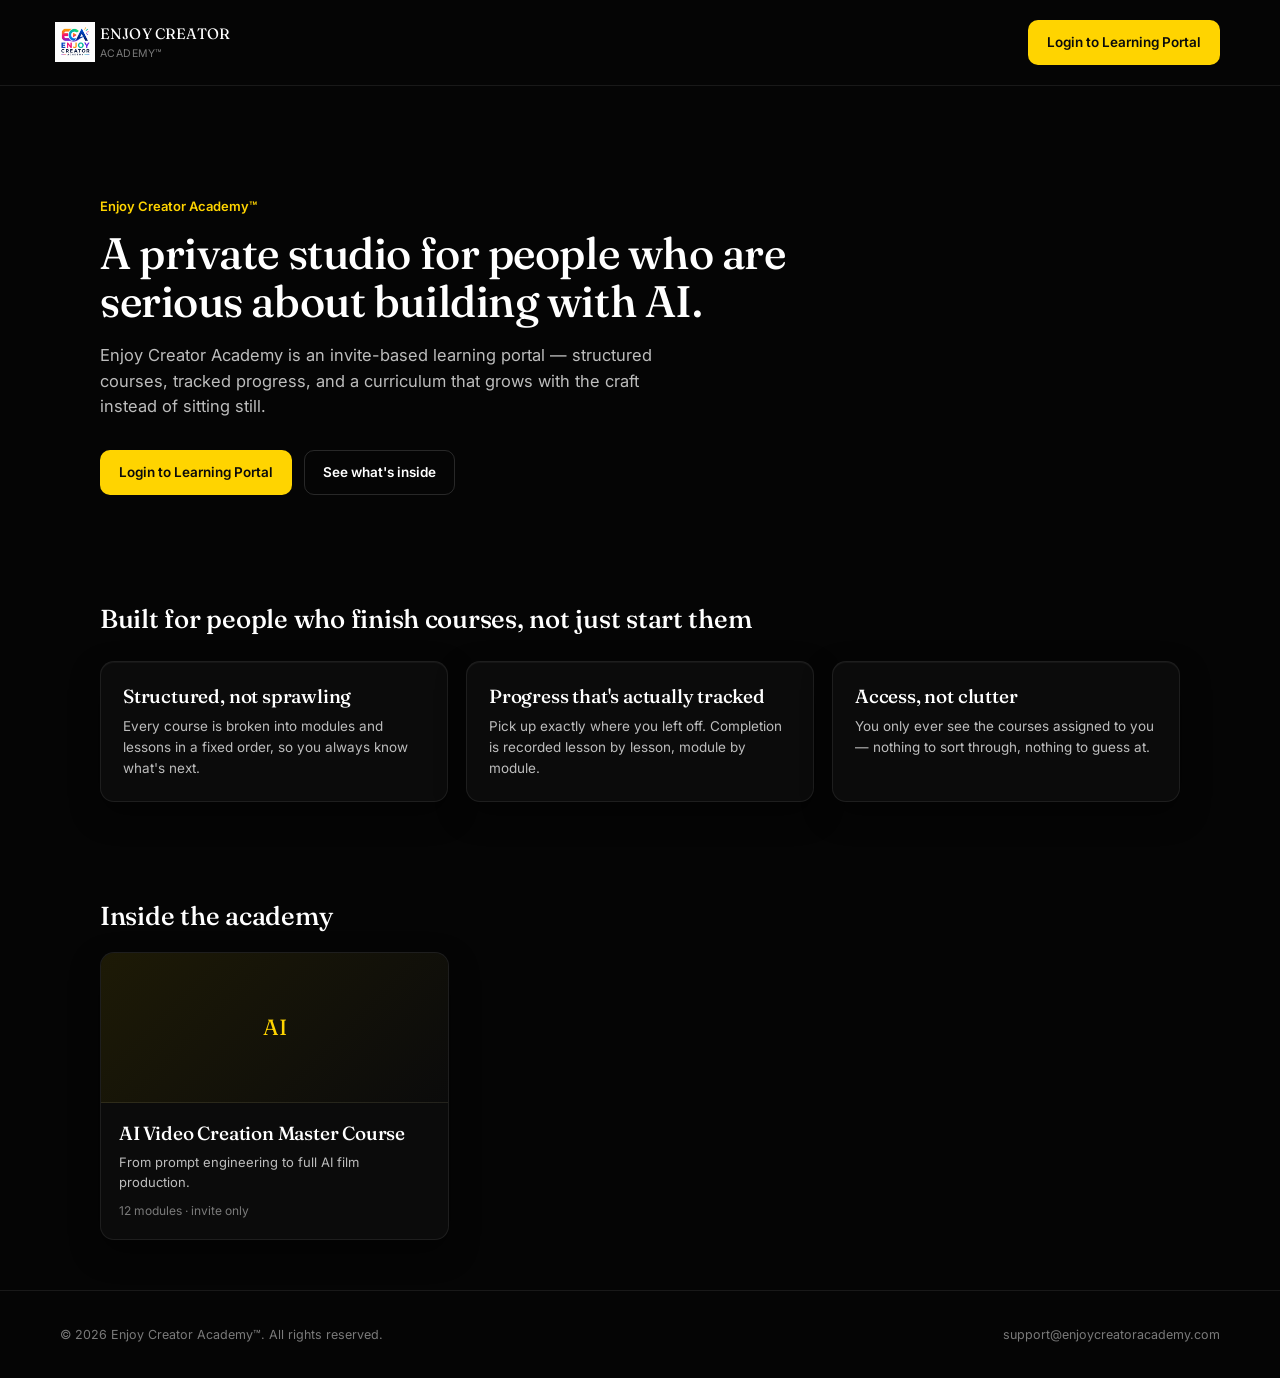
<file: index.html>
<!DOCTYPE html>
<html lang="en">
<head>
<meta charset="UTF-8" />
<meta name="viewport" content="width=device-width, initial-scale=1.0" />
<title>Enjoy Creator Academy™ — Premium AI Learning Portal</title>
<meta name="description" content="Enjoy Creator Academy is a premium, invite-based learning portal for AI video, image, and content creation courses." />
<meta property="og:title" content="Enjoy Creator Academy™" />
<meta property="og:description" content="Premium AI education and creator learning platform." />
<link rel="stylesheet" href="assets/css/style.css" />
</head>
<body>

<header class="pub-header">
  <a href="index.html" class="eca-brand" style="padding:0;">
    <span class="mark"><img src="ecalogo.jpg" height=40 width=40 ></span>
    <span class="word">ENJOY CREATOR<small>ACADEMY™</small></span>
  </a>
  <a href="login.html" class="btn btn-primary">Login to Learning Portal</a>
</header>

<section class="pub-hero">
  <span class="eyebrow">Enjoy Creator Academy™</span>
  <h1>A private studio for people who are serious about building with AI.</h1>
  <p class="lede">Enjoy Creator Academy is an invite-based learning portal — structured courses, tracked progress, and a curriculum that grows with the craft instead of sitting still.</p>
  <div class="ctas">
    <a href="login.html" class="btn btn-primary">Login to Learning Portal</a>
    <a href="#courses" class="btn btn-ghost">See what's inside</a>
  </div>
</section>

<section class="pub-section">
  <h2>Built for people who finish courses, not just start them</h2>
  <div class="benefit-row">
    <div class="card benefit">
      <h3>Structured, not sprawling</h3>
      <p>Every course is broken into modules and lessons in a fixed order, so you always know what's next.</p>
    </div>
    <div class="card benefit">
      <h3>Progress that's actually tracked</h3>
      <p>Pick up exactly where you left off. Completion is recorded lesson by lesson, module by module.</p>
    </div>
    <div class="card benefit">
      <h3>Access, not clutter</h3>
      <p>You only ever see the courses assigned to you — nothing to sort through, nothing to guess at.</p>
    </div>
  </div>
</section>

<section class="pub-section" id="courses">
  <h2>Inside the academy</h2>
  <div class="grid-cards" style="margin-top:20px;">
    <div class="card course-preview-card">
      <div class="thumb">AI</div>
      <div class="body">
        <h3>AI Video Creation Master Course</h3>
        <p style="font-size:13px; margin-top:6px;">From prompt engineering to full AI film production.</p>
        <div class="meta">12 modules · invite only</div>
      </div>
    
</section>

<footer class="pub-footer">
  <span>© 2026 Enjoy Creator Academy™. All rights reserved.</span>
  <span>support@enjoycreatoracademy.com</span>
</footer>

</body>
</html>
</file>
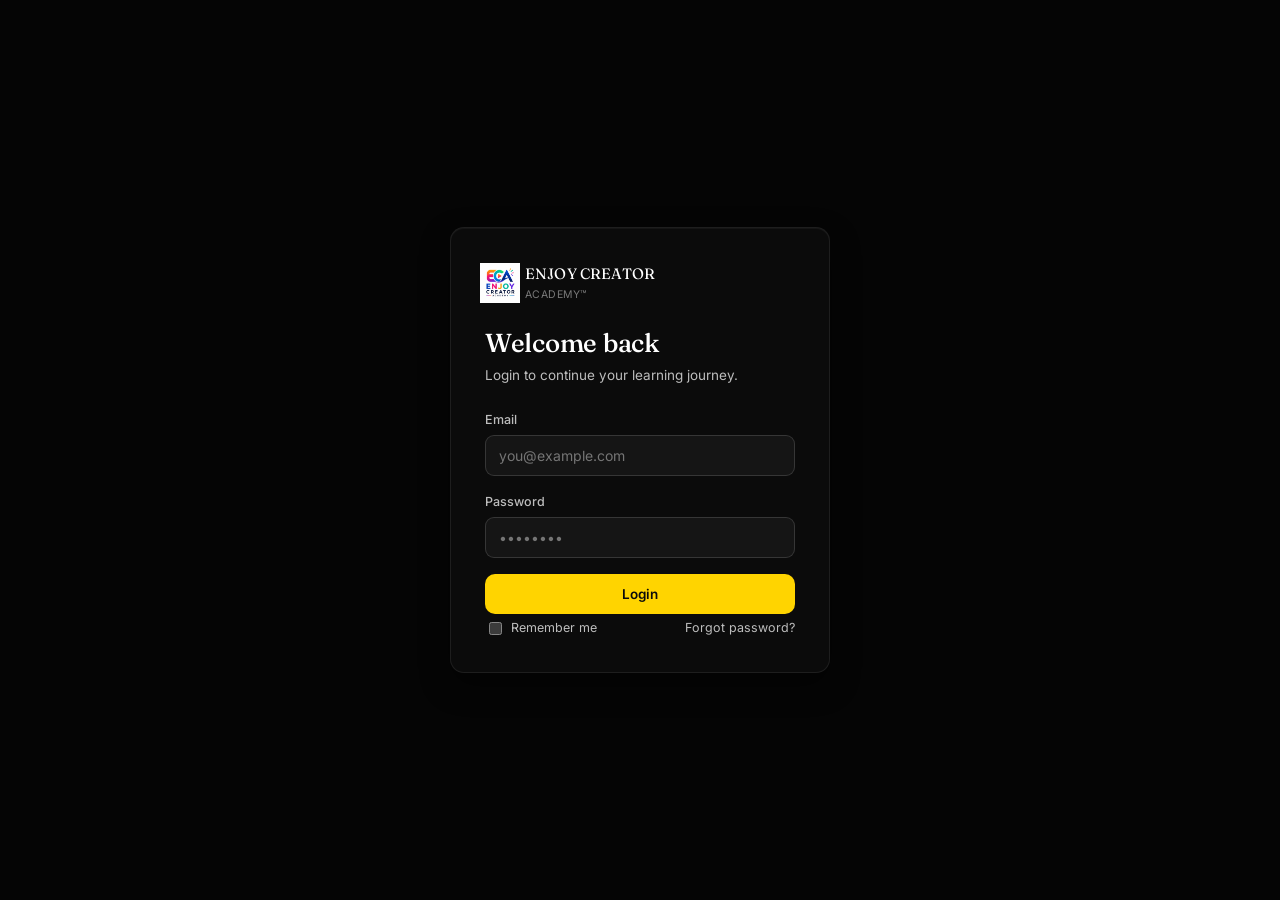
<file: admin/index.html>
<!DOCTYPE html>
<html lang="en">
<head>
<meta charset="UTF-8" />
<meta name="viewport" content="width=device-width, initial-scale=1.0" />
<title>Admin Dashboard — Enjoy Creator Academy™</title>
<meta name="robots" content="noindex" />
<link rel="stylesheet" href="../assets/css/style.css" />
</head>
<body>

<div class="eca-shell">
  <div id="ecaSidebarMount"></div>
  <div class="eca-main">
    <div class="eca-topbar">
      <div style="display:flex;align-items:center;">
        <button class="eca-mobile-toggle" id="ecaMobileToggle">☰</button>
        <div>
          <h1 id="ecaPageTitle">Admin Dashboard</h1>
          <div class="sub" id="ecaPageSub">Platform overview</div>
        </div>
      </div>
      <div class="eca-user-chip" id="ecaUserChip"></div>
    </div>

    <div class="eca-content">
      <div class="grid-cards" id="statsGrid" style="margin-bottom:32px;"></div>

      <div class="section-head"><h2>Recent Student Activity</h2></div>
      <div class="card table-wrap">
        <table class="table">
          <thead><tr><th>Student</th><th>Lesson</th><th>Course</th><th>When</th></tr></thead>
          <tbody id="activityBody"></tbody>
        </table>
      </div>
    </div>
  </div>
</div>

<script src="../assets/js/db.js"></script>
<script src="../assets/js/auth.js"></script>
<script src="../assets/js/ui.js"></script>
<script>
  const user = ECA.Auth.guardAdmin();
  if (user) {
    const db = ECA.load();
    ECA.UI.renderShell({ role: "admin", active: "index.html", user, title: "Admin Dashboard", sub: "Platform overview" });

    const totalStudents = db.users.filter((u) => u.role === "student").length;
    const activeStudents = db.users.filter((u) => u.role === "student" && u.status === "active").length;
    const totalCourses = db.courses.length;
    const totalModules = db.modules.length;
    const totalVideos = db.videos.length;
    const totalCompleted = db.video_progress.filter((p) => p.completed_at).length;

    const stats = [
      { label: "Students", value: totalStudents },
      { label: "Active Students", value: activeStudents },
      { label: "Courses", value: totalCourses },
      { label: "Modules", value: totalModules },
      { label: "Videos", value: totalVideos },
      { label: "Completed Lessons", value: totalCompleted },
    ];
    document.getElementById("statsGrid").innerHTML = stats
      .map((s) => `<div class="card stat-card"><div class="num">${s.value}</div><div class="label">${s.label}</div></div>`)
      .join("");

    const activity = db.video_progress
      .slice()
      .sort((a, b) => new Date(b.started_at) - new Date(a.started_at))
      .slice(0, 12);

    const tbody = document.getElementById("activityBody");
    if (activity.length === 0) {
      tbody.innerHTML = `<tr><td colspan="4"><div class="empty-state"><h3>No activity yet</h3><p>Student activity will show up here once lessons are watched.</p></div></td></tr>`;
    } else {
      tbody.innerHTML = activity
        .map((p) => {
          const student = db.users.find((u) => u.id === p.user_id);
          const video = db.videos.find((v) => v.id === p.video_id);
          const course = db.courses.find((c) => c.id === p.course_id);
          const when = new Date(p.started_at).toLocaleDateString(undefined, { month: "short", day: "numeric" });
          return `<tr>
            <td>${ECA.UI.esc(student ? student.name : "Unknown")}</td>
            <td>${ECA.UI.esc(video ? video.title : "—")}${p.completed_at ? ' <span class="badge badge-published">Completed</span>' : ' <span class="badge">In progress</span>'}</td>
            <td>${ECA.UI.esc(course ? course.title : "—")}</td>
            <td style="color:var(--ink-faint);">${when}</td>
          </tr>`;
        })
        .join("");
    }
  }
</script>
</body>
</html>
</file>
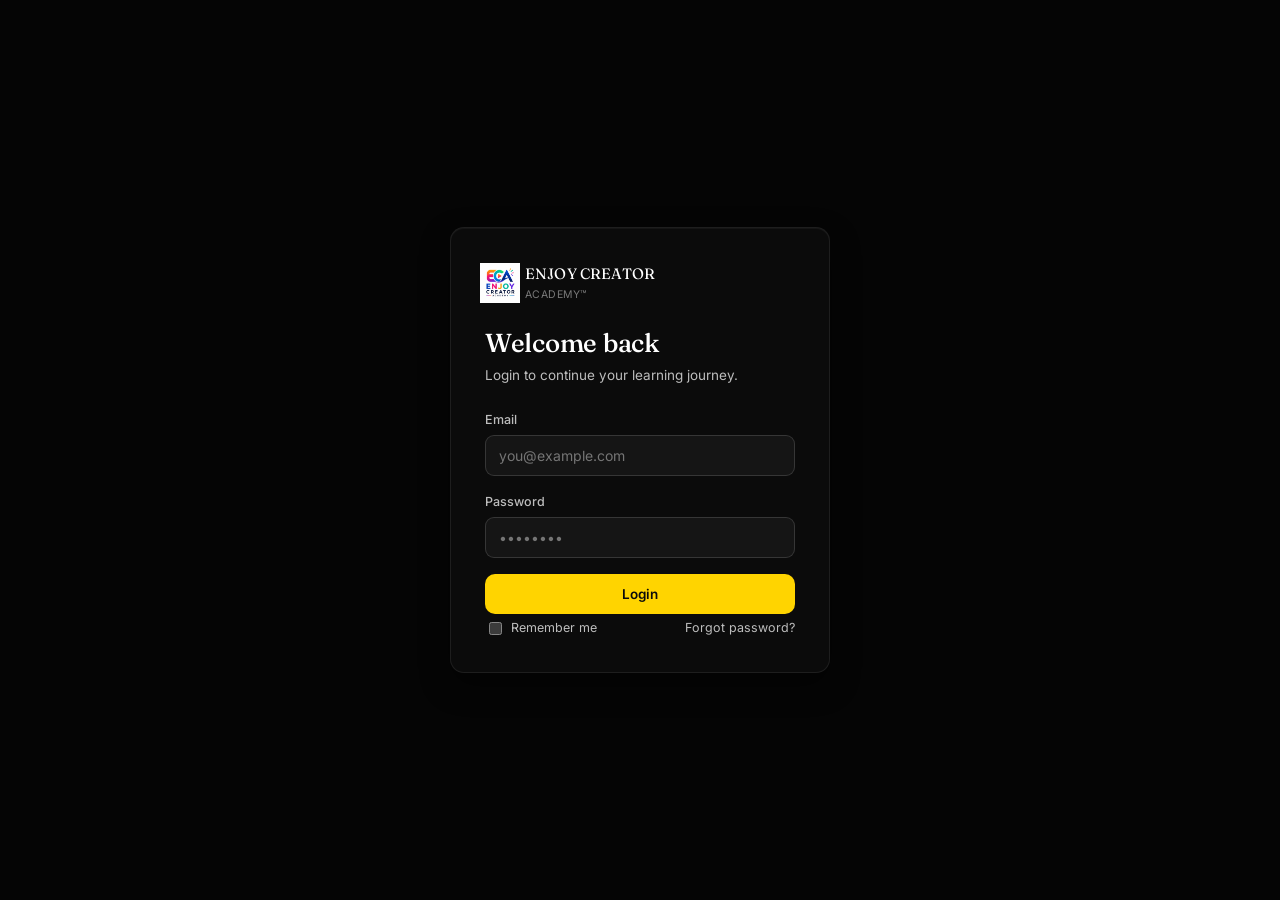
<file: course.html>
<!DOCTYPE html>
<html lang="en">
<head>
<meta charset="UTF-8" />
<meta name="viewport" content="width=device-width, initial-scale=1.0" />
<title>Course — Enjoy Creator Academy™</title>
<link rel="stylesheet" href="assets/css/style.css" />
</head>
<body>

<div class="eca-shell">
  <div id="ecaSidebarMount"></div>
  <div class="eca-main">
    <div class="eca-topbar">
      <div style="display:flex;align-items:center;">
        <button class="eca-mobile-toggle" id="ecaMobileToggle">☰</button>
        <div>
          <h1 id="ecaPageTitle">Course</h1>
          <div class="sub" id="ecaPageSub"></div>
        </div>
      </div>
      <div class="eca-user-chip" id="ecaUserChip"></div>
    </div>

    <div class="eca-content" id="pageContent">
      <!-- filled by JS -->
    </div>
  </div>
</div>

<script src="assets/js/db.js"></script>
<script src="assets/js/auth.js"></script>
<script src="assets/js/ui.js"></script>
<script>
  const user = ECA.Auth.guardStudent();
  if (user) {
    const db = ECA.load();
    const params = new URLSearchParams(window.location.search);
    const courseId = params.get("course");
    const course = db.courses.find((c) => c.id === courseId);
    const content = document.getElementById("pageContent");

    if (!course || !ECA.userHasCourseAccess(db, user.id, course.id)) {
      ECA.UI.renderShell({ role: "student", active: "dashboard.html", user, title: "Course not found" });
      content.innerHTML = `<div class="empty-state card"><h3>You don't have access to this course</h3><p>If you believe this is a mistake, contact your administrator.</p></div>`;
    } else {
      ECA.UI.renderShell({ role: "student", active: "dashboard.html", user, title: course.title });

      const modules = ECA.modulesForCourse(db, course.id).filter((m) => m.status === "published");
      const totalVideos = ECA.videosForCourse(db, course.id).filter((v) => v.status === "published").length;
      const totalSeconds = ECA.videosForCourse(db, course.id).filter((v) => v.status === "published").reduce((s, v) => s + v.duration_seconds, 0);
      const pct = ECA.courseProgressPct(db, user.id, course.id);

      // find first not-completed video as "continue" target, else first video
      let continueVideo = null;
      for (const m of modules) {
        const vids = ECA.videosForModule(db, m.id).filter((v) => v.status === "published");
        for (const v of vids) {
          const p = ECA.progressFor(db, user.id, v.id);
          if (!p || !p.completed_at) { continueVideo = v; break; }
        }
        if (continueVideo) break;
      }
      if (!continueVideo && modules.length) {
        const firstVids = ECA.videosForModule(db, modules[0].id);
        continueVideo = firstVids[0];
      }

      content.innerHTML = `
        <div class="card" style="padding:26px; margin-bottom:24px;">
          <div class="kicker">${ECA.UI.esc(course.instructor)}</div>
          <h1>${ECA.UI.esc(course.title)}</h1>
          <p style="margin-top:10px; max-width:600px;">${ECA.UI.esc(course.description)}</p>
          <div style="display:flex; gap:24px; margin-top:20px; flex-wrap:wrap;">
            <div><div style="font-family:var(--font-display); font-size:20px;">${modules.length}</div><div class="kicker">Modules</div></div>
            <div><div style="font-family:var(--font-display); font-size:20px;">${totalVideos}</div><div class="kicker">Videos</div></div>
            <div><div style="font-family:var(--font-display); font-size:20px;">${ECA.fmtDuration(totalSeconds)}</div><div class="kicker">Content</div></div>
            <div><div style="font-family:var(--font-display); font-size:20px; color:var(--gold);">${pct}%</div><div class="kicker">Completed</div></div>
          </div>
          <div style="margin-top:18px;">
            ${continueVideo ? `<a href="lesson.html?video=${continueVideo.id}" class="btn btn-primary">Continue Learning</a>` : ""}
          </div>
        </div>

        <div class="section-head"><h2>Curriculum</h2></div>
        <div class="card" id="curriculumWrap"></div>
      `;

      const wrap = document.getElementById("curriculumWrap");
      if (modules.length === 0) {
        wrap.innerHTML = `<div class="empty-state"><h3>No modules yet</h3><p>Check back once your admin publishes content.</p></div>`;
      } else {
        wrap.innerHTML = modules
          .map((m, mi) => {
            const vids = ECA.videosForModule(db, m.id).filter((v) => v.status === "published");
            const mPct = ECA.moduleProgressPct(db, user.id, m.id);
            const rows = vids
              .map((v) => {
                const p = ECA.progressFor(db, user.id, v.id);
                const done = p && p.completed_at;
                const isNext = continueVideo && v.id === continueVideo.id;
                let icon = done ? '<span class="icon done">✓</span>' : isNext ? '<span class="icon current-dot">●</span>' : '<span class="icon">○</span>';
                return `
                  <a class="lesson-row ${isNext ? "current" : ""}" href="lesson.html?video=${v.id}">
                    ${icon}
                    <span>Lesson ${v.lesson_number} — ${ECA.UI.esc(v.title)}</span>
                    <span class="dur">${ECA.fmtDuration(v.duration_seconds)}</span>
                  </a>`;
              })
              .join("");
            return `
              <div class="module-block ${mi === 0 ? "open" : ""}">
                <div class="module-head" data-toggle>
                  <div class="title">
                    <span class="m-num">MODULE ${String(mi + 1).padStart(2, "0")}</span>
                    <span class="m-name">${ECA.UI.esc(m.title)}</span>
                  </div>
                  <div style="display:flex; align-items:center; gap:12px;">
                    <span class="module-progress-mini">${mPct}%</span>
                    <span class="chev">›</span>
                  </div>
                </div>
                <div class="lesson-list">${rows}</div>
              </div>`;
          })
          .join("");

        wrap.querySelectorAll("[data-toggle]").forEach((head) => {
          head.addEventListener("click", () => head.closest(".module-block").classList.toggle("open"));
        });
      }
    }
  }
</script>
</body>
</html>
</file>
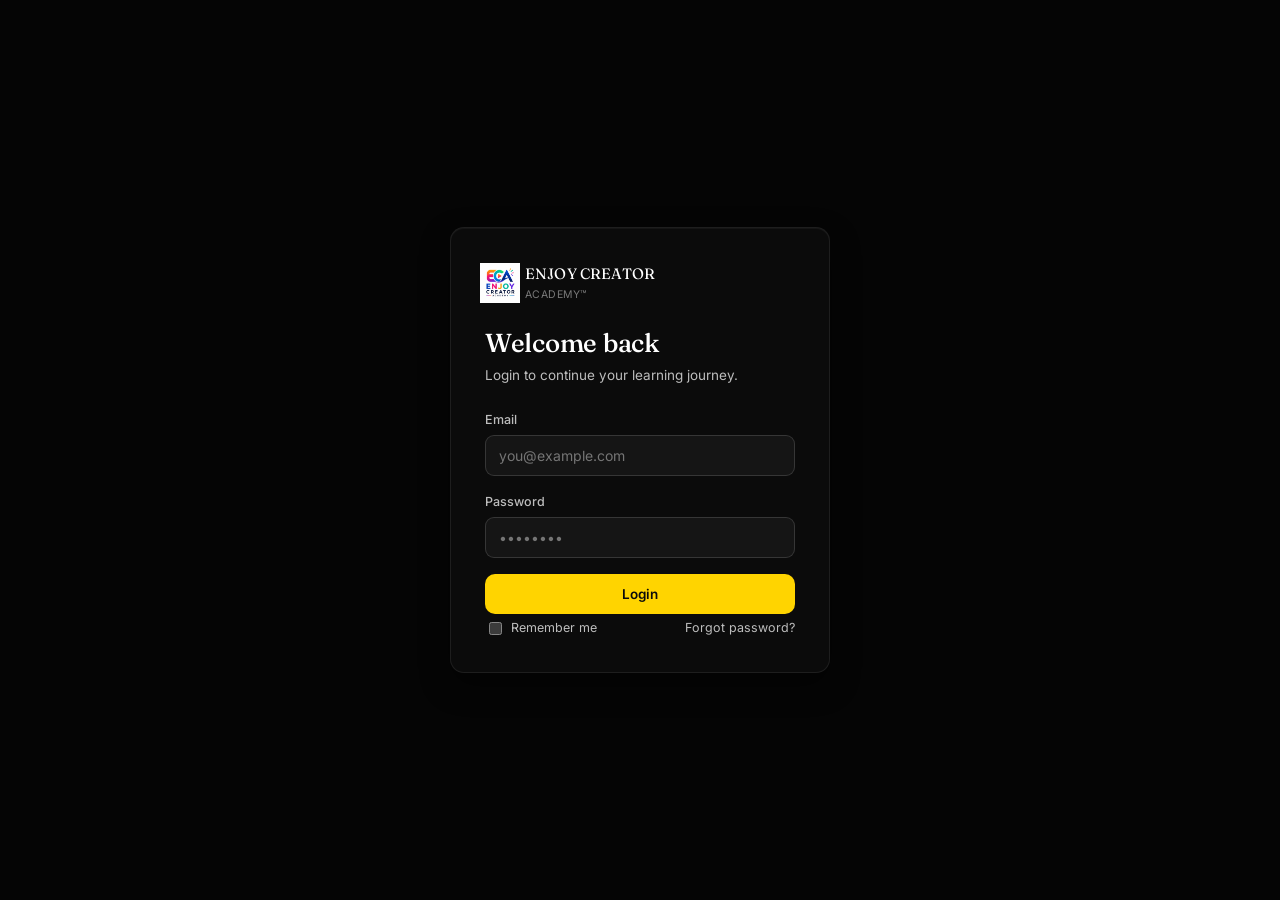
<file: dashboard.html>
<!DOCTYPE html>
<html lang="en">
<head>
<meta charset="UTF-8" />
<meta name="viewport" content="width=device-width, initial-scale=1.0" />
<title>Dashboard — Enjoy Creator Academy™</title>
<link rel="stylesheet" href="assets/css/style.css" />
</head>
<body>

<div class="eca-shell">
  <div id="ecaSidebarMount"></div>
  <div class="eca-main">
    <div class="eca-topbar">
      <div style="display:flex;align-items:center;">
        <button class="eca-mobile-toggle" id="ecaMobileToggle">☰</button>
        <div>
          <h1 id="ecaPageTitle">Dashboard</h1>
          <div class="sub" id="ecaPageSub"></div>
        </div>
      </div>
      <div class="eca-user-chip" id="ecaUserChip"></div>
    </div>

    <div class="eca-content">
      <div id="dashWelcome"></div>

      <div id="continueLearningBlock" style="margin:26px 0;"></div>

      <div id="myCoursesSection">
        <div class="section-head" id="my-courses">
          <h2>My Courses</h2>
        </div>
        <div class="grid-cards" id="myCoursesGrid"></div>
      </div>

      <div style="margin-top:40px;">
        <div class="section-head"><h2>Recently Watched</h2></div>
        <div class="card" id="recentList"></div>
      </div>
    </div>
  </div>
</div>

<script src="assets/js/db.js"></script>
<script src="assets/js/auth.js"></script>
<script src="assets/js/ui.js"></script>
<script>
  const user = ECA.Auth.guardStudent();
  if (user) {
    const db = ECA.load();

    ECA.UI.renderShell({
      role: "student",
      active: "dashboard.html",
      user: user,
      title: "Dashboard",
      sub: db.platform_settings.welcome_message,
    });

    document.getElementById("dashWelcome").innerHTML = `
      <h1>Welcome to Enjoy Creator Academy™</h1>
      <p style="margin-top:8px; font-size:15px;">Hi ${ECA.UI.esc(user.name.split(" ")[0])} — here's where you left off.</p>
    `;

    const myCourses = ECA.coursesForUser(db, user.id);

    // Continue learning: pick most recent in-progress video
    const recent = ECA.recentlyWatched(db, user.id, 1)[0];
    const clBlock = document.getElementById("continueLearningBlock");
    if (recent && recent.video) {
      const course = db.courses.find((c) => c.id === recent.video.course_id);
      const pct = ECA.courseProgressPct(db, user.id, course.id);
      clBlock.innerHTML = `
        <div class="card" style="padding:24px; display:flex; justify-content:space-between; align-items:center; gap:20px; flex-wrap:wrap;">
          <div>
            <div class="kicker">Continue learning</div>
            <h2>${ECA.UI.esc(course.title)}</h2>
            <div style="display:flex; align-items:center; gap:10px; margin-top:12px; max-width:320px;">
              <div class="progress-track" style="flex:1;"><div class="progress-fill" style="width:${pct}%;"></div></div>
              <span style="font-size:13px; color:var(--ink-dim);">${pct}%</span>
            </div>
          </div>
          <a class="btn btn-primary" href="lesson.html?video=${recent.video.id}">Continue Learning</a>
        </div>`;
    } else if (myCourses.length) {
      clBlock.innerHTML = `
        <div class="card" style="padding:24px; display:flex; justify-content:space-between; align-items:center; gap:20px; flex-wrap:wrap;">
          <div>
            <div class="kicker">Get started</div>
            <h2>${ECA.UI.esc(myCourses[0].title)}</h2>
            <p style="margin-top:8px;">You haven't started this course yet.</p>
          </div>
          <a class="btn btn-primary" href="course.html?course=${myCourses[0].id}">Start Learning</a>
        </div>`;
    } else {
      clBlock.innerHTML = "";
    }

    // My courses grid
    const grid = document.getElementById("myCoursesGrid");
    if (myCourses.length === 0) {
      grid.innerHTML = `
        <div class="empty-state card" style="grid-column: 1/-1;">
          <h3>No courses assigned yet</h3>
          <p>Your administrator hasn't granted you access to a course. Reach out to support once you're invited.</p>
        </div>`;
    } else {
      grid.innerHTML = myCourses
        .map((c) => {
          const pct = ECA.courseProgressPct(db, user.id, c.id);
          const modCount = ECA.modulesForCourse(db, c.id).length;
          const vidCount = ECA.videosForCourse(db, c.id).length;
          return `
            <a href="course.html?course=${c.id}" class="card course-preview-card">
              <div class="thumb">${ECA.UI.esc(c.title.split(" ").map(w=>w[0]).slice(0,2).join(""))}</div>
              <div class="body">
                <h3>${ECA.UI.esc(c.title)}</h3>
                <div class="meta">${modCount} modules · ${vidCount} videos</div>
                <div style="display:flex; align-items:center; gap:8px; margin-top:12px;">
                  <div class="progress-track" style="flex:1;"><div class="progress-fill" style="width:${pct}%;"></div></div>
                  <span style="font-size:12px; color:var(--ink-dim);">${pct}%</span>
                </div>
              </div>
            </a>`;
        })
        .join("");
    }

    // Recently watched
    const recentAll = ECA.recentlyWatched(db, user.id, 5);
    const recentList = document.getElementById("recentList");
    if (recentAll.length === 0 || !recentAll[0].video) {
      recentList.innerHTML = `<div class="empty-state"><h3>No completed lessons yet</h3><p>Once you start watching, your history shows up here.</p></div>`;
    } else {
      recentList.innerHTML = recentAll
        .filter((r) => r.video)
        .map((r) => {
          const done = !!r.progress.completed_at;
          return `
          <a href="lesson.html?video=${r.video.id}" style="display:flex; align-items:center; justify-content:space-between; padding:15px 18px; border-bottom:1px solid var(--line);">
            <div>
              <div style="font-size:13.5px; font-weight:500;">${ECA.UI.esc(r.video.title)}</div>
              <div style="font-size:12px; color:var(--ink-faint); margin-top:3px;">Lesson ${r.video.lesson_number}</div>
            </div>
            <span class="badge ${done ? 'badge-published' : ''}">${done ? "Completed" : "In progress"}</span>
          </a>`;
        })
        .join("");
    }
  }
</script>
</body>
</html>
</file>
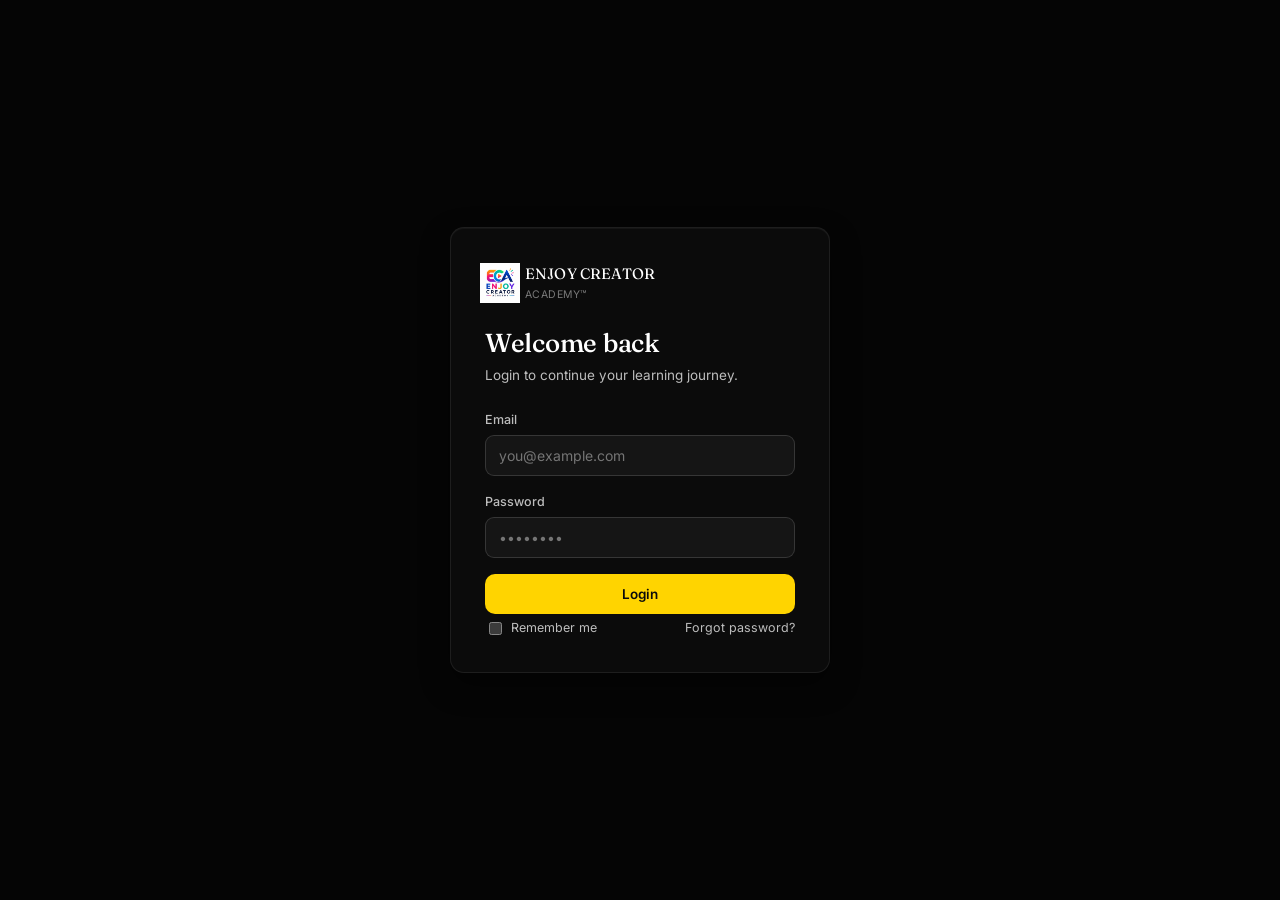
<file: lesson.html>
<!DOCTYPE html>
<html lang="en">
<head>
<meta charset="UTF-8" />
<meta name="viewport" content="width=device-width, initial-scale=1.0" />
<title>Lesson — Enjoy Creator Academy™</title>
<meta name="robots" content="noindex" />
<link rel="stylesheet" href="assets/css/style.css" />
</head>
<body>

<div class="eca-shell">
  <div id="ecaSidebarMount"></div>
  <div class="eca-main">
    <div class="eca-topbar">
      <div style="display:flex;align-items:center;">
        <button class="eca-mobile-toggle" id="ecaMobileToggle">☰</button>
        <div>
          <h1 id="ecaPageTitle" style="font-size:17px;">Enjoy Creator Academy™</h1>
        </div>
      </div>
      <div class="eca-user-chip" id="ecaUserChip"></div>
    </div>

    <div class="eca-content" id="pageContent"></div>
  </div>
</div>

<script src="assets/js/db.js"></script>
<script src="assets/js/auth.js"></script>
<script src="assets/js/ui.js"></script>
<script>
  const user = ECA.Auth.guardStudent();
  if (user) {
    let db = ECA.load();
    const params = new URLSearchParams(window.location.search);
    const videoId = params.get("video");
    const content = document.getElementById("pageContent");
    const video = db.videos.find((v) => v.id === videoId);

    ECA.UI.renderShell({ role: "student", active: "dashboard.html", user, title: "" });

    if (!video || video.status !== "published") {
      content.innerHTML = `<div class="empty-state card"><h3>Video not found</h3><p>This lesson may have been removed or unpublished.</p></div>`;
    } else if (!ECA.userHasCourseAccess(db, user.id, video.course_id)) {
      content.innerHTML = `<div class="empty-state card"><h3>You don't have access to this course</h3><p>Contact your administrator to request access.</p></div>`;
    } else {
      render();
    }

    function render() {
      db = ECA.load();
      const course = db.courses.find((c) => c.id === video.course_id);
      const module = db.modules.find((m) => m.id === video.module_id);
      const allVideos = ECA.videosForCourse(db, course.id).filter((v) => v.status === "published");
      const idx = allVideos.findIndex((v) => v.id === video.id);
      const prevVideo = idx > 0 ? allVideos[idx - 1] : null;
      const nextVideo = idx < allVideos.length - 1 ? allVideos[idx + 1] : null;
      const p = ECA.progressFor(db, user.id, video.id);
      const isDone = p && p.completed_at;

      // record a "started" progress row on first view
      if (!p) {
        db.video_progress.push({
          id: ECA.uid("prog"),
          user_id: user.id,
          course_id: video.course_id,
          module_id: video.module_id,
          video_id: video.id,
          started_at: ECA.nowISO(),
          completed_at: null,
          watch_seconds: 0,
          last_position_seconds: 0,
        });
        ECA.save(db);
      }

      const modules = ECA.modulesForCourse(db, course.id).filter((m) => m.status === "published");

      content.innerHTML = `
        <div class="player-shell">
          <div class="player-main">
            <div class="player-frame">
              <iframe src="${video.video_url}" allow="autoplay; fullscreen; picture-in-picture" allowfullscreen title="${ECA.UI.esc(video.title)}"></iframe>
            </div>
            <div class="player-info">
              <div class="module-tag">${ECA.UI.esc(course.title)} · ${ECA.UI.esc(module ? module.title : "")}</div>
              <h2>Lesson ${video.lesson_number} — ${ECA.UI.esc(video.title)}</h2>
              <p style="margin-top:10px;">${ECA.UI.esc(video.description)}</p>
              <div style="margin-top:14px;">
                <span class="badge ${isDone ? "badge-published" : ""}">${isDone ? "Completed" : "In progress"}</span>
              </div>
              <div class="player-nav">
                <div style="display:flex; gap:10px;">
                  ${prevVideo ? `<a class="btn btn-ghost" href="lesson.html?video=${prevVideo.id}">← Previous Lesson</a>` : `<button class="btn btn-ghost" disabled>← Previous Lesson</button>`}
                  ${nextVideo ? `<a class="btn btn-ghost" href="lesson.html?video=${nextVideo.id}">Next Lesson →</a>` : `<button class="btn btn-ghost" disabled>Next Lesson →</button>`}
                </div>
                <button class="btn btn-primary" id="markCompleteBtn" ${isDone ? "disabled" : ""}>${isDone ? "Completed" : "Mark as Complete"}</button>
              </div>
            </div>
          </div>

          <div class="curriculum-side card" id="curriculumSide">
            <div style="padding:16px 18px; border-bottom:1px solid var(--line); font-weight:600; font-size:13.5px;">Course Curriculum</div>
            <div id="curriculumMini"></div>
          </div>
        </div>
      `;

      const mini = document.getElementById("curriculumMini");
      mini.innerHTML = modules
        .map((m, mi) => {
          const vids = ECA.videosForModule(db, m.id).filter((v) => v.status === "published");
          const rows = vids
            .map((v) => {
              const vp = ECA.progressFor(db, user.id, v.id);
              const done = vp && vp.completed_at;
              const isCurrent = v.id === video.id;
              const icon = done ? '<span class="icon done">✓</span>' : isCurrent ? '<span class="icon current-dot">●</span>' : '<span class="icon">○</span>';
              return `<a class="lesson-row ${isCurrent ? "current" : ""}" href="lesson.html?video=${v.id}">${icon}<span>Lesson ${v.lesson_number} — ${ECA.UI.esc(v.title)}</span></a>`;
            })
            .join("");
          const isCurrentModule = m.id === video.module_id;
          return `
            <div class="module-block ${isCurrentModule ? "open" : ""}">
              <div class="module-head" data-toggle>
                <div class="title">
                  <span class="m-num">MODULE ${String(mi + 1).padStart(2, "0")}</span>
                  <span class="m-name" style="font-size:13px;">${ECA.UI.esc(m.title)}</span>
                </div>
                <span class="chev">›</span>
              </div>
              <div class="lesson-list">${rows}</div>
            </div>`;
        })
        .join("");

      mini.querySelectorAll("[data-toggle]").forEach((head) => {
        head.addEventListener("click", () => head.closest(".module-block").classList.toggle("open"));
      });

      const markBtn = document.getElementById("markCompleteBtn");
      if (markBtn && !isDone) {
        markBtn.addEventListener("click", function () {
          const freshDb = ECA.load();
          ECA.markVideoComplete(freshDb, user.id, video);
          ECA.UI.toast("Lesson marked complete.");
          render();
        });
      }
    }
  }
</script>
</body>
</html>
</file>
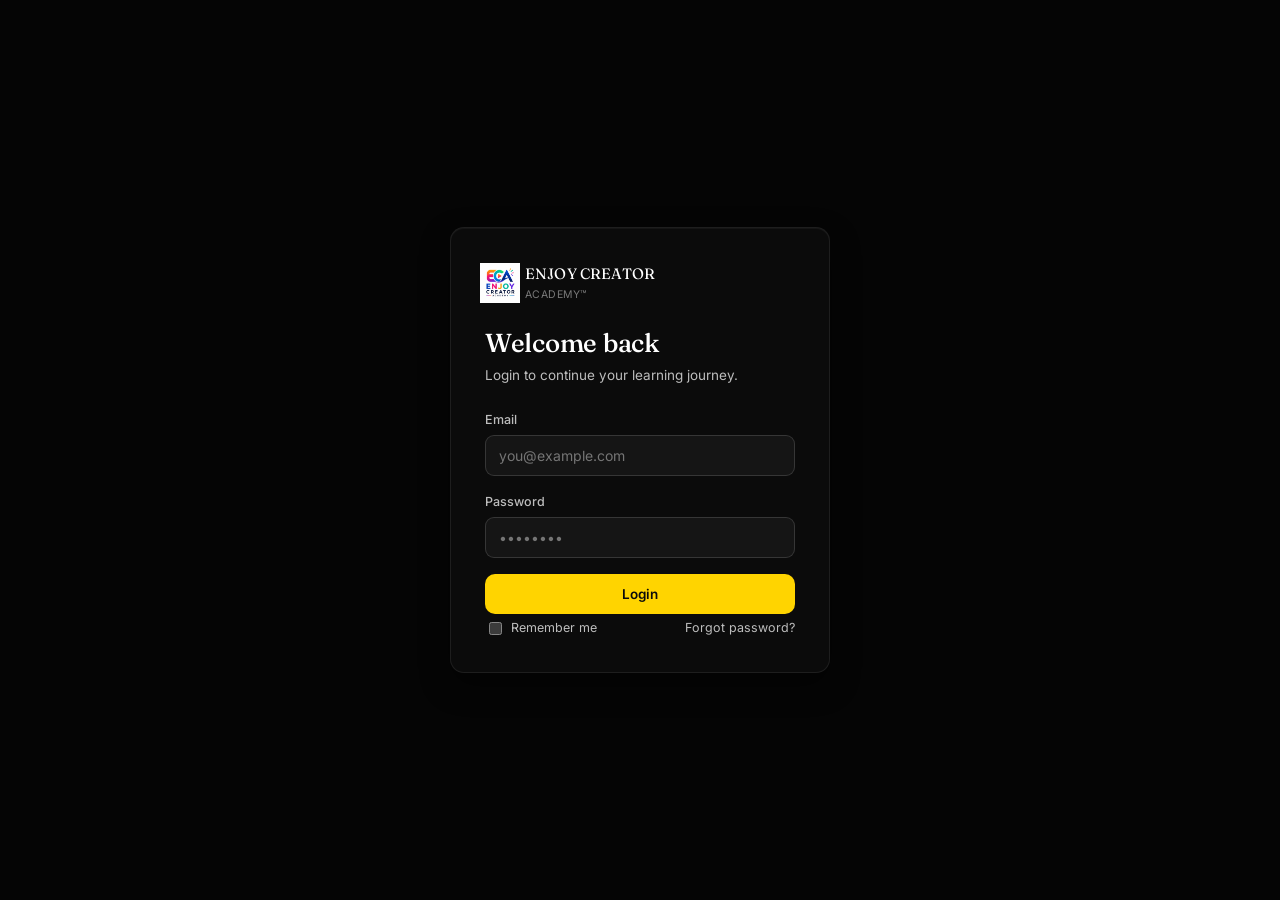
<file: login.html>
<!DOCTYPE html>
<html lang="en">
<head>
<meta charset="UTF-8" />
<meta name="viewport" content="width=device-width, initial-scale=1.0" />
<title>Login — Enjoy Creator Academy™</title>
<link rel="stylesheet" href="assets/css/style.css" />
</head>
<body>

<div class="login-wrap">
  <div class="card login-card">

    <div class="eca-brand">
      <span class="mark"><img src="ecalogo.jpg" height=40 width=40 ></span>
      <span class="word">
        ENJOY CREATOR
        <small>ACADEMY™</small>
      </span>
    </div>

    <h2>Welcome back</h2>

    <p class="sub" id="loginMessage">
      Login to continue your learning journey.
    </p>

    <div class="login-error" id="loginError" hidden></div>

    <form id="loginForm">

      <div class="field">
        <label for="email">Email</label>

        <input
          type="email"
          id="email"
          placeholder="you@example.com"
          required
          autocomplete="username"
        />
      </div>


      <div class="field">
        <label for="password">Password</label>

        <input
          type="password"
          id="password"
          placeholder="••••••••"
          required
          autocomplete="current-password"
        />
      </div>


      <button
        type="submit"
        class="btn btn-primary btn-block"
      >
        Login
      </button>

    </form>


    <div class="login-foot">

      <label
        style="
          display:flex;
          align-items:center;
          gap:6px;
          color:var(--ink-dim);
        "
      >

        <input
          type="checkbox"
          id="rememberMe"
          style="width:auto;"
        />

        Remember me

      </label>


      <a
        href="#"
        id="forgotLink"
        style="color:var(--ink-dim);"
      >
        Forgot password?
      </a>

    </div>

  </div>
</div>


<script src="assets/js/db.js"></script>
<script src="assets/js/auth.js"></script>
<script src="assets/js/ui.js"></script>

<script>

  ECA.Auth.redirectIfLoggedIn();


  const db = ECA.load();


  document.getElementById("loginMessage").textContent =
    db.platform_settings.login_message;


  const savedEmail =
    localStorage.getItem("eca_remember_email");


  if (savedEmail) {

    document.getElementById("email").value =
      savedEmail;

    document.getElementById("rememberMe").checked =
      true;

  }


  document
    .getElementById("loginForm")
    .addEventListener("submit", function (e) {

      e.preventDefault();


      const email =
        document
          .getElementById("email")
          .value
          .trim();


      const password =
        document
          .getElementById("password")
          .value;


      const errEl =
        document.getElementById("loginError");


      errEl.hidden = true;


      const result =
        ECA.Auth.login(
          email,
          password
        );


      if (!result.ok) {

        errEl.textContent =
          result.error;

        errEl.hidden = false;

        return;

      }


      if (
        document
          .getElementById("rememberMe")
          .checked
      ) {

        localStorage.setItem(
          "eca_remember_email",
          email
        );

      } else {

        localStorage.removeItem(
          "eca_remember_email"
        );

      }


      /* ADMIN → ADMIN PANEL */

      if (
        result.user.role === "admin"
      ) {

        window.location.replace(
          "admin/index.html"
        );

        return;

      }


      /* STUDENT → DASHBOARD */

      window.location.replace(
        "dashboard.html"
      );

    });


  document
    .getElementById("forgotLink")
    .addEventListener("click", function (e) {

      e.preventDefault();


      if (
        window.ECA &&
        ECA.UI
      ) {

        ECA.UI.toast(
          "Password reset isn't wired up in this preview — contact your admin.",
          "error"
        );

      } else {

        alert(
          "Password reset isn't wired up in this preview — contact your admin."
        );

      }

    });

</script>

</body>
</html>
</file>
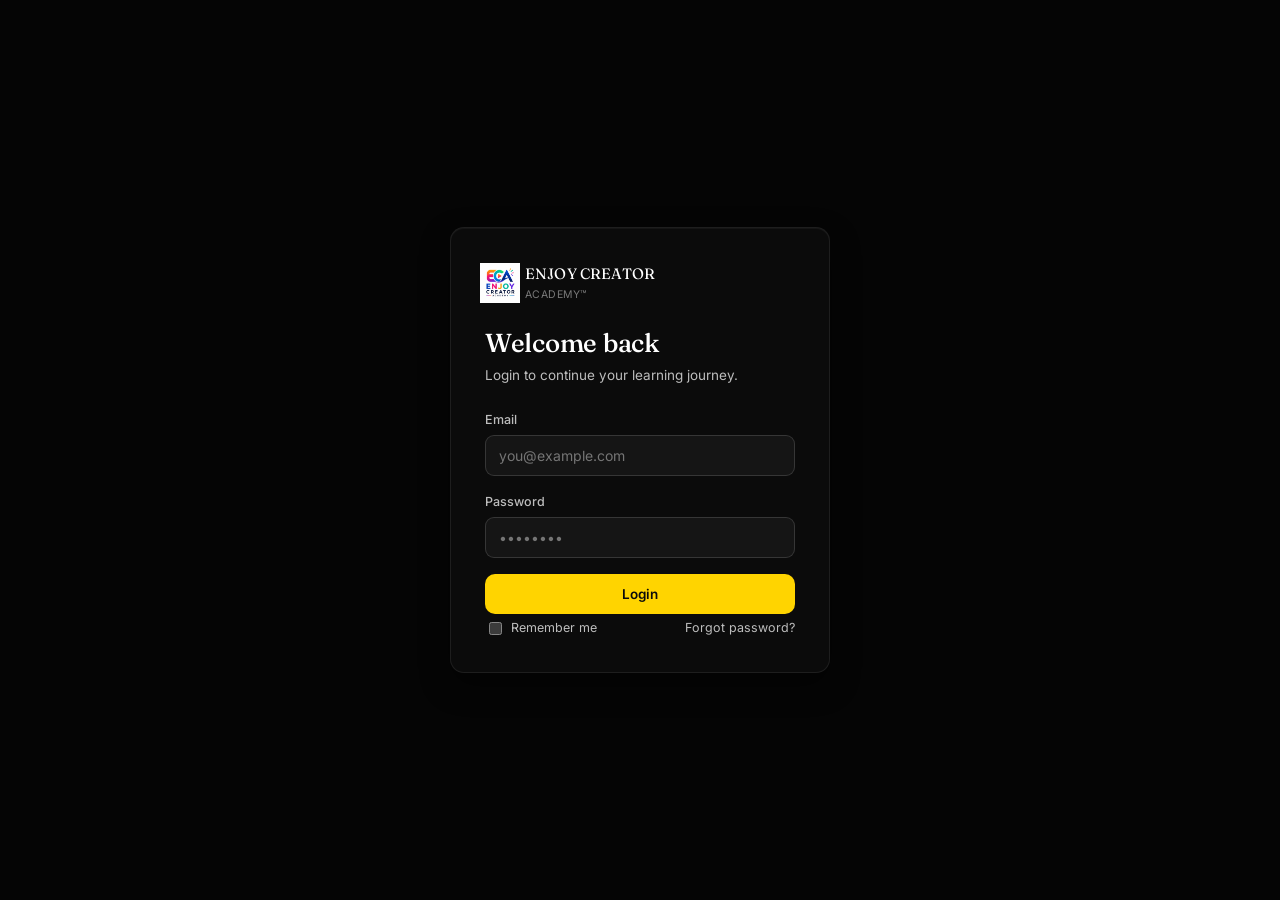
<file: profile.html>
<!DOCTYPE html>
<html lang="en">
<head>
<meta charset="UTF-8" />
<meta name="viewport" content="width=device-width, initial-scale=1.0" />
<title>Profile — Enjoy Creator Academy™</title>
<link rel="stylesheet" href="assets/css/style.css" />
</head>
<body>

<div class="eca-shell">
  <div id="ecaSidebarMount"></div>
  <div class="eca-main">
    <div class="eca-topbar">
      <div style="display:flex;align-items:center;">
        <button class="eca-mobile-toggle" id="ecaMobileToggle">☰</button>
        <div><h1 id="ecaPageTitle">Profile</h1></div>
      </div>
      <div class="eca-user-chip" id="ecaUserChip"></div>
    </div>

    <div class="eca-content" style="max-width:520px;">
      <div class="card" style="padding:26px; margin-bottom:20px;">
        <div style="display:flex; align-items:center; gap:14px;">
          <span class="avatar" id="bigAvatar" style="width:56px;height:56px;border-radius:50%;background:var(--bg-3);display:flex;align-items:center;justify-content:center;font-size:20px;font-weight:600;color:var(--gold);border:1px solid var(--line-strong);"></span>
          <div>
            <h3 id="profName"></h3>
            <p id="profEmail" style="font-size:13px; margin-top:2px;"></p>
          </div>
        </div>
      </div>

      <div class="card" style="padding:26px;">
        <h3 style="margin-bottom:16px;">Change Password</h3>
        <form id="pwForm">
          <div class="field">
            <label>Current password</label>
            <input type="password" id="curPw" required />
          </div>
          <div class="field">
            <label>New password</label>
            <input type="password" id="newPw" required minlength="6" />
          </div>
          <button class="btn btn-primary" type="submit">Update Password</button>
        </form>
      </div>
    </div>
  </div>
</div>

<script src="assets/js/db.js"></script>
<script src="assets/js/auth.js"></script>
<script src="assets/js/ui.js"></script>
<script>
  const user = ECA.Auth.guardStudent();
  if (user) {
    ECA.UI.renderShell({ role: "student", active: "profile.html", user, title: "Profile" });
    document.getElementById("bigAvatar").textContent = ECA.UI.initials(user.name);
    document.getElementById("profName").textContent = user.name;
    document.getElementById("profEmail").textContent = user.email;

    document.getElementById("pwForm").addEventListener("submit", function (e) {
      e.preventDefault();
      const db = ECA.load();
      const me = db.users.find((u) => u.id === user.id);
      const cur = document.getElementById("curPw").value;
      const next = document.getElementById("newPw").value;
      if (me.password !== cur) {
        ECA.UI.toast("Current password is incorrect.", "error");
        return;
      }
      me.password = next;
      ECA.save(db);
      document.getElementById("pwForm").reset();
      ECA.UI.toast("Password updated.");
    });
  }
</script>
</body>
</html>
</file>
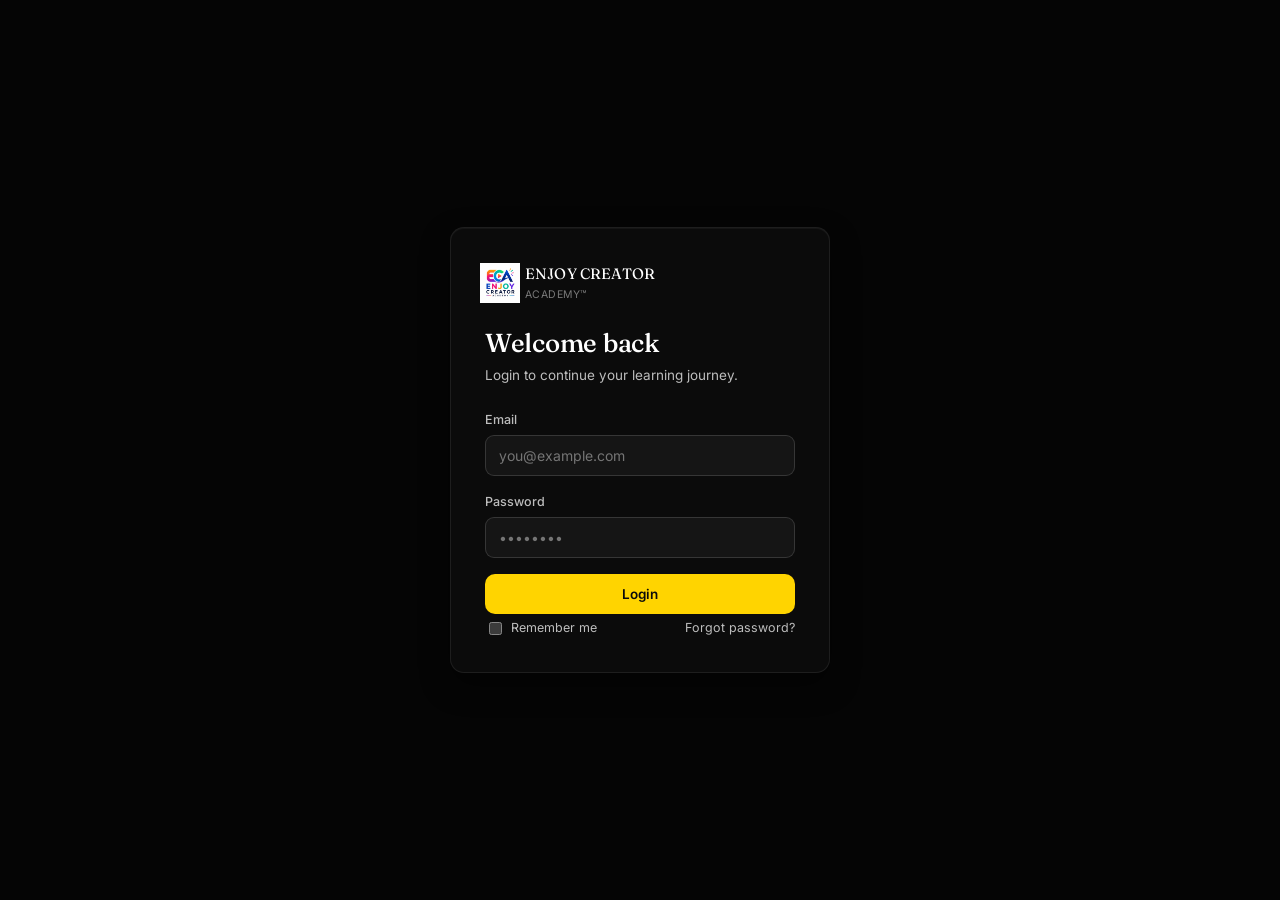
<file: admin/courses.html>
<!DOCTYPE html>
<html lang="en">
<head>
<meta charset="UTF-8" />
<meta name="viewport" content="width=device-width, initial-scale=1.0" />
<title>Courses — Admin — Enjoy Creator Academy™</title>
<meta name="robots" content="noindex" />
<link rel="stylesheet" href="../assets/css/style.css" />
</head>
<body>

<div class="eca-shell">
  <div id="ecaSidebarMount"></div>
  <div class="eca-main">
    <div class="eca-topbar">
      <div style="display:flex;align-items:center;">
        <button class="eca-mobile-toggle" id="ecaMobileToggle">☰</button>
        <div><h1 id="ecaPageTitle">Courses</h1><div class="sub">Manage the top-level curriculum</div></div>
      </div>
      <div class="eca-user-chip" id="ecaUserChip"></div>
    </div>

    <div class="eca-content">
      <div class="toolbar">
        <div class="search-input"><input id="searchInput" placeholder="Search courses…" /></div>
        <button class="btn btn-primary" id="addCourseBtn">+ Add Course</button>
      </div>

      <div class="card table-wrap">
        <table class="table">
          <thead><tr><th></th><th>Course</th><th>Instructor</th><th>Modules</th><th>Videos</th><th>Status</th><th></th></tr></thead>
          <tbody id="coursesBody"></tbody>
        </table>
      </div>
    </div>
  </div>
</div>

<div class="modal-overlay" id="courseModal" hidden>
  <div class="modal">
    <h3 id="courseModalTitle">Add Course</h3>
    <form id="courseForm">
      <input type="hidden" id="courseId" />
      <div class="field"><label>Course Name</label><input id="courseName" required /></div>
      <div class="field"><label>Course Description</label><textarea id="courseDesc"></textarea></div>
      <div class="field"><label>Instructor Name</label><input id="courseInstructor" /></div>
      <div class="field-row">
        <div class="field">
          <label>Status</label>
          <select id="courseStatus"><option value="published">Published</option><option value="draft">Draft</option></select>
        </div>
        <div class="field">
          <label>Access Type</label>
          <select id="courseAccess"><option value="invite">Invite only</option><option value="open">Open</option></select>
        </div>
      </div>
      <div class="modal-actions">
        <button type="button" class="btn btn-ghost" id="courseCancelBtn">Cancel</button>
        <button type="submit" class="btn btn-primary">Save Course</button>
      </div>
    </form>
  </div>
</div>

<script src="../assets/js/db.js"></script>
<script src="../assets/js/auth.js"></script>
<script src="../assets/js/ui.js"></script>
<script>
  const user = ECA.Auth.guardAdmin();
  if (user) {
    ECA.UI.renderShell({ role: "admin", active: "courses.html", user, title: "Courses" });

    let searchTerm = "";

    function render() {
      const db = ECA.load();
      let courses = db.courses.slice().sort((a, b) => a.order - b.order);
      if (searchTerm) {
        courses = courses.filter((c) => c.title.toLowerCase().includes(searchTerm.toLowerCase()));
      }
      const tbody = document.getElementById("coursesBody");
      if (courses.length === 0) {
        tbody.innerHTML = `<tr><td colspan="7"><div class="empty-state"><h3>No courses found</h3><p>Try a different search, or add your first course.</p></div></td></tr>`;
        return;
      }
      tbody.innerHTML = courses
        .map((c) => {
          const modCount = db.modules.filter((m) => m.course_id === c.id).length;
          const vidCount = db.videos.filter((v) => v.course_id === c.id).length;
          return `
          <tr class="drag-row" draggable="true" data-id="${c.id}">
            <td><span class="drag-handle">⠿</span></td>
            <td><strong>${ECA.UI.esc(c.title)}</strong></td>
            <td>${ECA.UI.esc(c.instructor || "—")}</td>
            <td>${modCount}</td>
            <td>${vidCount}</td>
            <td><span class="badge ${c.status === "published" ? "badge-published" : "badge-draft"}">${c.status}</span></td>
            <td style="text-align:right; white-space:nowrap;">
              <button class="btn btn-ghost btn-small" data-edit="${c.id}">Edit</button>
              <button class="btn btn-danger btn-small" data-del="${c.id}">Delete</button>
            </td>
          </tr>`;
        })
        .join("");

      tbody.querySelectorAll("[data-edit]").forEach((b) => b.addEventListener("click", () => openModal(b.dataset.edit)));
      tbody.querySelectorAll("[data-del]").forEach((b) => b.addEventListener("click", () => deleteCourse(b.dataset.del)));
      enableDragReorder(tbody, "courses");
    }

    function enableDragReorder(tbody, dbKey) {
      let dragEl = null;
      tbody.querySelectorAll("tr[draggable]").forEach((row) => {
        row.addEventListener("dragstart", () => { dragEl = row; row.classList.add("dragging"); });
        row.addEventListener("dragend", () => { row.classList.remove("dragging"); persistOrder(tbody, dbKey); });
        row.addEventListener("dragover", (e) => {
          e.preventDefault();
          const after = getRowAfter(tbody, e.clientY);
          if (!dragEl) return;
          if (after == null) tbody.appendChild(dragEl);
          else tbody.insertBefore(dragEl, after);
        });
      });
    }
    function getRowAfter(container, y) {
      const rows = [...container.querySelectorAll("tr[draggable]:not(.dragging)")];
      return rows.reduce((closest, row) => {
        const box = row.getBoundingClientRect();
        const offset = y - box.top - box.height / 2;
        if (offset < 0 && offset > closest.offset) return { offset, element: row };
        return closest;
      }, { offset: Number.NEGATIVE_INFINITY, element: null }).element;
    }
    function persistOrder(tbody, dbKey) {
      const db = ECA.load();
      const ids = [...tbody.querySelectorAll("tr[draggable]")].map((r) => r.dataset.id);
      ids.forEach((id, i) => {
        const item = db[dbKey].find((x) => x.id === id);
        if (item) item.order = i + 1;
      });
      ECA.save(db);
      ECA.UI.toast("Order updated.");
    }

    function openModal(id) {
      const db = ECA.load();
      const course = id ? db.courses.find((c) => c.id === id) : null;
      document.getElementById("courseModalTitle").textContent = course ? "Edit Course" : "Add Course";
      document.getElementById("courseId").value = course ? course.id : "";
      document.getElementById("courseName").value = course ? course.title : "";
      document.getElementById("courseDesc").value = course ? course.description : "";
      document.getElementById("courseInstructor").value = course ? course.instructor : "";
      document.getElementById("courseStatus").value = course ? course.status : "draft";
      document.getElementById("courseAccess").value = course ? course.access_type : "invite";
      document.getElementById("courseModal").hidden = false;
    }
    function closeModal() { document.getElementById("courseModal").hidden = true; }

    function deleteCourse(id) {
      const db = ECA.load();
      const course = db.courses.find((c) => c.id === id);
      ECA.UI.confirmModal({
        title: "Delete course?",
        body: `Deleting "${course.title}" will also remove its ${db.modules.filter(m=>m.course_id===id).length} module(s) and ${db.videos.filter(v=>v.course_id===id).length} video(s), plus all related student access and progress. This cannot be undone.`,
        confirmLabel: "Delete Course",
        danger: true,
        onConfirm: () => {
          const fresh = ECA.load();
          const modIds = fresh.modules.filter((m) => m.course_id === id).map((m) => m.id);
          fresh.courses = fresh.courses.filter((c) => c.id !== id);
          fresh.modules = fresh.modules.filter((m) => m.course_id !== id);
          fresh.videos = fresh.videos.filter((v) => v.course_id !== id);
          fresh.course_access = fresh.course_access.filter((a) => a.course_id !== id);
          fresh.video_progress = fresh.video_progress.filter((p) => p.course_id !== id);
          ECA.save(fresh);
          ECA.UI.toast("Course deleted.");
          render();
        },
      });
    }

    document.getElementById("addCourseBtn").addEventListener("click", () => openModal(null));
    document.getElementById("courseCancelBtn").addEventListener("click", closeModal);

    document.getElementById("courseForm").addEventListener("submit", function (e) {
      e.preventDefault();
      const db = ECA.load();
      const id = document.getElementById("courseId").value;
      const data = {
        title: document.getElementById("courseName").value.trim(),
        description: document.getElementById("courseDesc").value.trim(),
        instructor: document.getElementById("courseInstructor").value.trim(),
        status: document.getElementById("courseStatus").value,
        access_type: document.getElementById("courseAccess").value,
      };
      if (!data.title) { ECA.UI.toast("Course name is required.", "error"); return; }

      if (id) {
        const course = db.courses.find((c) => c.id === id);
        Object.assign(course, data);
      } else {
        db.courses.push({
          id: ECA.uid("course"),
          thumbnail: "",
          order: db.courses.length + 1,
          created_at: ECA.nowISO(),
          ...data,
        });
      }
      ECA.save(db);
      closeModal();
      ECA.UI.toast(id ? "Course updated." : "Course added successfully.");
      render();
    });

    document.getElementById("searchInput").addEventListener("input", (e) => {
      searchTerm = e.target.value;
      render();
    });

    render();
  }
</script>
</body>
</html>
</file>
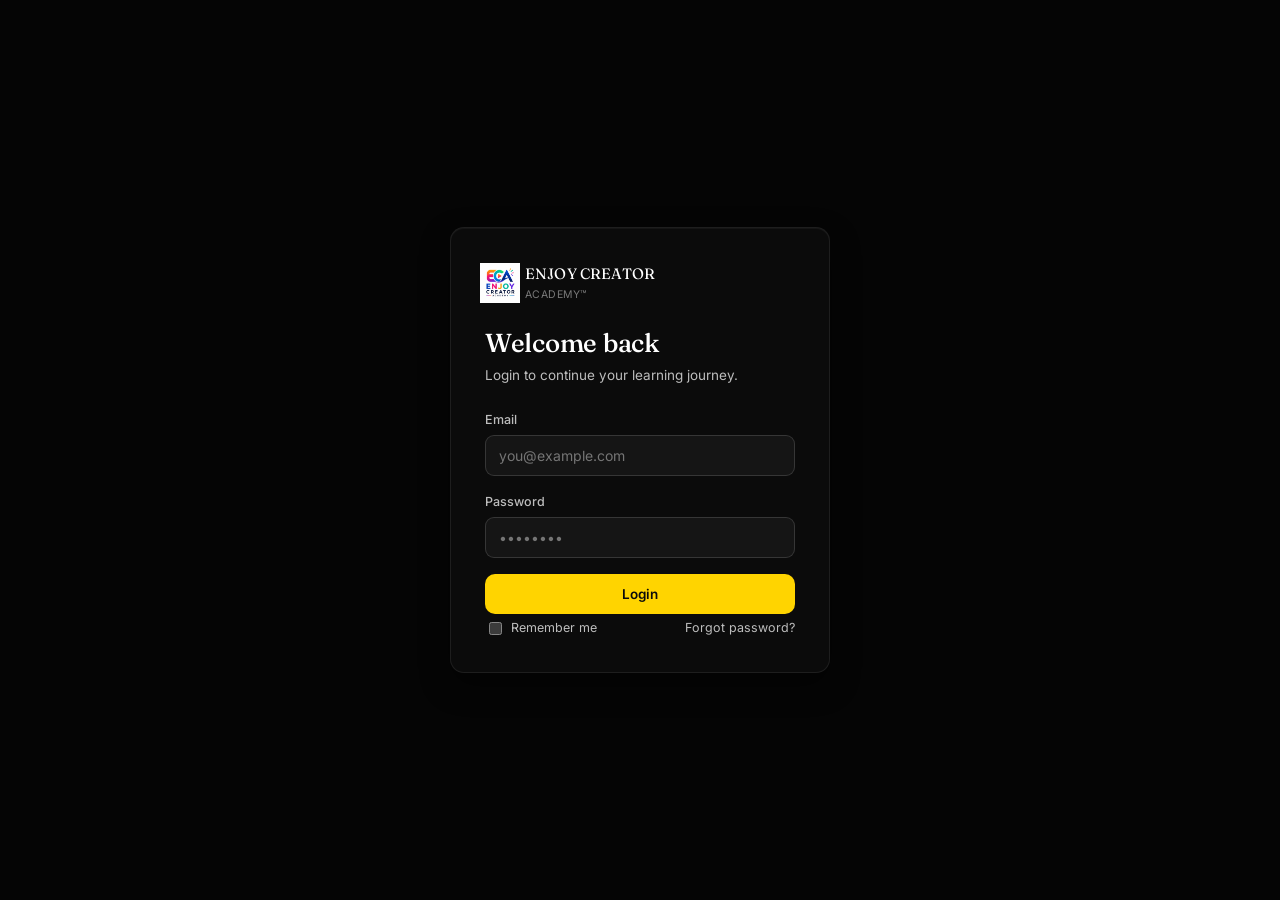
<file: admin/modules.html>
<!DOCTYPE html>
<html lang="en">
<head>
<meta charset="UTF-8" />
<meta name="viewport" content="width=device-width, initial-scale=1.0" />
<title>Modules — Admin — Enjoy Creator Academy™</title>
<meta name="robots" content="noindex" />
<link rel="stylesheet" href="../assets/css/style.css" />
</head>
<body>

<div class="eca-shell">
  <div id="ecaSidebarMount"></div>
  <div class="eca-main">
    <div class="eca-topbar">
      <div style="display:flex;align-items:center;">
        <button class="eca-mobile-toggle" id="ecaMobileToggle">☰</button>
        <div><h1 id="ecaPageTitle">Modules</h1><div class="sub">Drag rows to reorder within a course</div></div>
      </div>
      <div class="eca-user-chip" id="ecaUserChip"></div>
    </div>

    <div class="eca-content">
      <div class="toolbar">
        <div class="filters">
          <select id="courseFilter" style="background:var(--bg-2); border:1px solid var(--line-strong); border-radius:9px; padding:9px 12px;"></select>
        </div>
        <button class="btn btn-primary" id="addModuleBtn">+ Add Module</button>
      </div>

      <div class="card table-wrap">
        <table class="table">
          <thead><tr><th></th><th>Module</th><th>Videos</th><th>Status</th><th></th></tr></thead>
          <tbody id="modulesBody"></tbody>
        </table>
      </div>
    </div>
  </div>
</div>

<div class="modal-overlay" id="modModal" hidden>
  <div class="modal">
    <h3 id="modModalTitle">Add Module</h3>
    <form id="modForm">
      <input type="hidden" id="modId" />
      <div class="field"><label>Module Title</label><input id="modTitle" required /></div>
      <div class="field"><label>Description</label><textarea id="modDesc"></textarea></div>
      <div class="field">
        <label>Status</label>
        <select id="modStatus"><option value="published">Published</option><option value="draft">Draft</option></select>
      </div>
      <div class="modal-actions">
        <button type="button" class="btn btn-ghost" id="modCancelBtn">Cancel</button>
        <button type="submit" class="btn btn-primary">Save Module</button>
      </div>
    </form>
  </div>
</div>

<script src="../assets/js/db.js"></script>
<script src="../assets/js/auth.js"></script>
<script src="../assets/js/ui.js"></script>
<script>
  const user = ECA.Auth.guardAdmin();
  if (user) {
    ECA.UI.renderShell({ role: "admin", active: "modules.html", user, title: "Modules" });

    let currentCourseId = null;

    function initCourseFilter() {
      const db = ECA.load();
      const sel = document.getElementById("courseFilter");
      sel.innerHTML = db.courses.map((c) => `<option value="${c.id}">${ECA.UI.esc(c.title)}</option>`).join("");
      const params = new URLSearchParams(window.location.search);
      currentCourseId = params.get("course") || (db.courses[0] && db.courses[0].id);
      sel.value = currentCourseId;
      sel.addEventListener("change", () => { currentCourseId = sel.value; render(); });
    }

    function render() {
      const db = ECA.load();
      const modules = ECA.modulesForCourse(db, currentCourseId);
      const tbody = document.getElementById("modulesBody");
      if (modules.length === 0) {
        tbody.innerHTML = `<tr><td colspan="5"><div class="empty-state"><h3>No modules yet</h3><p>Add the first module for this course.</p></div></td></tr>`;
        return;
      }
      tbody.innerHTML = modules
        .map((m, i) => {
          const vidCount = db.videos.filter((v) => v.module_id === m.id).length;
          return `
          <tr class="drag-row" draggable="true" data-id="${m.id}">
            <td><span class="drag-handle">⠿</span></td>
            <td><strong>MODULE ${String(i + 1).padStart(2, "0")}</strong> — ${ECA.UI.esc(m.title)}</td>
            <td>${vidCount}</td>
            <td><span class="badge ${m.status === "published" ? "badge-published" : "badge-draft"}">${m.status}</span></td>
            <td style="text-align:right; white-space:nowrap;">
              <a class="btn btn-ghost btn-small" href="videos.html?course=${currentCourseId}&module=${m.id}">Videos</a>
              <button class="btn btn-ghost btn-small" data-edit="${m.id}">Edit</button>
              <button class="btn btn-danger btn-small" data-del="${m.id}">Delete</button>
            </td>
          </tr>`;
        })
        .join("");

      tbody.querySelectorAll("[data-edit]").forEach((b) => b.addEventListener("click", () => openModal(b.dataset.edit)));
      tbody.querySelectorAll("[data-del]").forEach((b) => b.addEventListener("click", () => deleteModule(b.dataset.del)));
      enableDragReorder(tbody);
    }

    function enableDragReorder(tbody) {
      let dragEl = null;
      tbody.querySelectorAll("tr[draggable]").forEach((row) => {
        row.addEventListener("dragstart", () => { dragEl = row; row.classList.add("dragging"); });
        row.addEventListener("dragend", () => { row.classList.remove("dragging"); persistOrder(tbody); });
        row.addEventListener("dragover", (e) => {
          e.preventDefault();
          const after = getRowAfter(tbody, e.clientY);
          if (!dragEl) return;
          if (after == null) tbody.appendChild(dragEl);
          else tbody.insertBefore(dragEl, after);
        });
      });
    }
    function getRowAfter(container, y) {
      const rows = [...container.querySelectorAll("tr[draggable]:not(.dragging)")];
      return rows.reduce((closest, row) => {
        const box = row.getBoundingClientRect();
        const offset = y - box.top - box.height / 2;
        if (offset < 0 && offset > closest.offset) return { offset, element: row };
        return closest;
      }, { offset: Number.NEGATIVE_INFINITY, element: null }).element;
    }
    function persistOrder(tbody) {
      const db = ECA.load();
      const ids = [...tbody.querySelectorAll("tr[draggable]")].map((r) => r.dataset.id);
      ids.forEach((id, i) => {
        const item = db.modules.find((x) => x.id === id);
        if (item) item.order = i + 1;
      });
      ECA.save(db);
      ECA.UI.toast("Order updated.");
      render();
    }

    function openModal(id) {
      const db = ECA.load();
      const m = id ? db.modules.find((x) => x.id === id) : null;
      document.getElementById("modModalTitle").textContent = m ? "Edit Module" : "Add Module";
      document.getElementById("modId").value = m ? m.id : "";
      document.getElementById("modTitle").value = m ? m.title : "";
      document.getElementById("modDesc").value = m ? m.description : "";
      document.getElementById("modStatus").value = m ? m.status : "published";
      document.getElementById("modModal").hidden = false;
    }
    function closeModal() { document.getElementById("modModal").hidden = true; }

    function deleteModule(id) {
      const db = ECA.load();
      const m = db.modules.find((x) => x.id === id);
      const vidCount = db.videos.filter((v) => v.module_id === id).length;
      ECA.UI.confirmModal({
        title: "Delete module?",
        body: `Deleting "${m.title}" will also remove its ${vidCount} video(s) and related student progress. This cannot be undone.`,
        confirmLabel: "Delete Module",
        danger: true,
        onConfirm: () => {
          const fresh = ECA.load();
          fresh.modules = fresh.modules.filter((x) => x.id !== id);
          fresh.videos = fresh.videos.filter((v) => v.module_id !== id);
          fresh.video_progress = fresh.video_progress.filter((p) => p.module_id !== id);
          ECA.save(fresh);
          ECA.UI.toast("Module deleted.");
          render();
        },
      });
    }

    document.getElementById("addModuleBtn").addEventListener("click", () => openModal(null));
    document.getElementById("modCancelBtn").addEventListener("click", closeModal);

    document.getElementById("modForm").addEventListener("submit", function (e) {
      e.preventDefault();
      const db = ECA.load();
      const id = document.getElementById("modId").value;
      const data = {
        title: document.getElementById("modTitle").value.trim(),
        description: document.getElementById("modDesc").value.trim(),
        status: document.getElementById("modStatus").value,
      };
      if (!data.title) { ECA.UI.toast("Module title is required.", "error"); return; }

      if (id) {
        Object.assign(db.modules.find((x) => x.id === id), data);
      } else {
        const count = db.modules.filter((m) => m.course_id === currentCourseId).length;
        db.modules.push({
          id: ECA.uid("mod"),
          course_id: currentCourseId,
          order: count + 1,
          created_at: ECA.nowISO(),
          ...data,
        });
      }
      ECA.save(db);
      closeModal();
      ECA.UI.toast(id ? "Module updated." : "Module added successfully.");
      render();
    });

    initCourseFilter();
    render();
  }
</script>
</body>
</html>
</file>
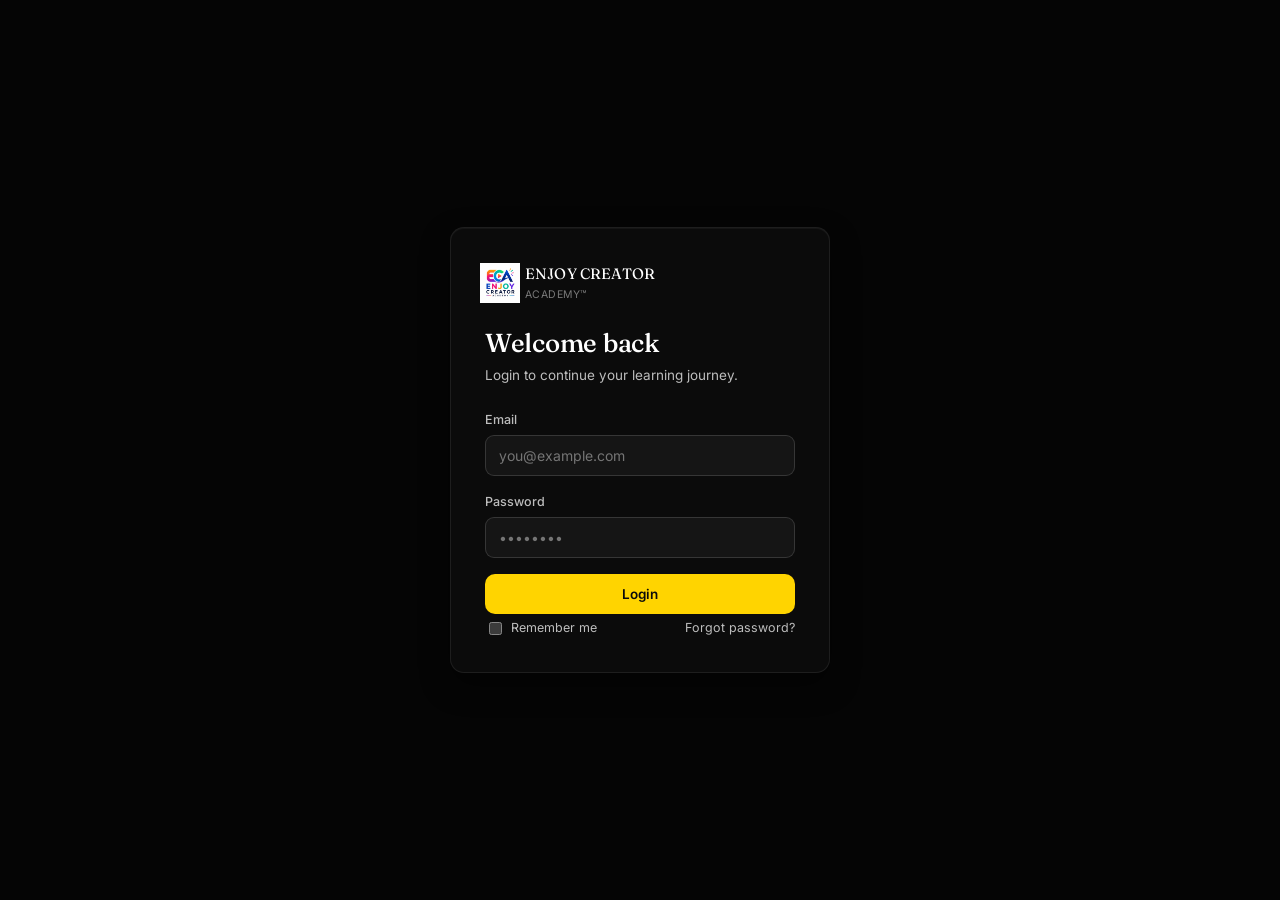
<file: admin/settings.html>
<!DOCTYPE html>
<html lang="en">
<head>
<meta charset="UTF-8" />
<meta name="viewport" content="width=device-width, initial-scale=1.0" />
<title>Settings — Admin — Enjoy Creator Academy™</title>
<meta name="robots" content="noindex" />
<link rel="stylesheet" href="../assets/css/style.css" />
</head>
<body>

<div class="eca-shell">
  <div id="ecaSidebarMount"></div>
  <div class="eca-main">
    <div class="eca-topbar">
      <div style="display:flex;align-items:center;">
        <button class="eca-mobile-toggle" id="ecaMobileToggle">☰</button>
        <div><h1 id="ecaPageTitle">Portal Settings</h1></div>
      </div>
      <div class="eca-user-chip" id="ecaUserChip"></div>
    </div>

    <div class="eca-content" style="max-width:560px;">
      <div class="card" style="padding:26px;">
        <form id="settingsForm">
          <div class="field"><label>Academy Name</label><input id="setName" required /></div>
          <div class="field"><label>Short Name</label><input id="setShort" required /></div>
          <div class="field"><label>Portal Description</label><textarea id="setDesc"></textarea></div>
          <div class="field"><label>Support Email</label><input id="setSupport" type="email" /></div>
          <div class="field"><label>Login Page Text</label><input id="setLogin" /></div>
          <div class="field"><label>Dashboard Welcome Message</label><input id="setWelcome" /></div>
          <button type="submit" class="btn btn-primary">Save Settings</button>
        </form>
      </div>

      <div class="card" style="padding:26px; margin-top:20px;">
        <h3 style="margin-bottom:10px;">Announcements</h3>
        <p style="font-size:13px; margin-bottom:16px;">Shown to students as portal-wide notices.</p>
        <div id="annList" style="margin-bottom:16px;"></div>
        <div class="field-row">
          <div class="field" style="flex:2;"><input id="annTitle" placeholder="Announcement title" /></div>
        </div>
        <div class="field"><textarea id="annBody" placeholder="Announcement message"></textarea></div>
        <button class="btn btn-ghost" id="addAnnBtn">+ Add Announcement</button>
      </div>

      <div class="card" style="padding:26px; margin-top:20px; border-color: rgba(255,92,92,.25);">
        <h3 style="margin-bottom:8px;">Reset Demo Data</h3>
        <p style="font-size:13px; margin-bottom:16px;">Wipes everything stored in this browser and reseeds the sample course, modules, and users.</p>
        <button class="btn btn-danger" id="resetBtn">Reset All Data</button>
      </div>
    </div>
  </div>
</div>

<script src="../assets/js/db.js"></script>
<script src="../assets/js/auth.js"></script>
<script src="../assets/js/ui.js"></script>
<script>
  const admin = ECA.Auth.guardAdmin();
  if (admin) {
    ECA.UI.renderShell({ role: "admin", active: "settings.html", user: admin, title: "Portal Settings" });

    function loadSettings() {
      const db = ECA.load();
      const s = db.platform_settings;
      document.getElementById("setName").value = s.academy_name;
      document.getElementById("setShort").value = s.short_name;
      document.getElementById("setDesc").value = s.description;
      document.getElementById("setSupport").value = s.support_email;
      document.getElementById("setLogin").value = s.login_message;
      document.getElementById("setWelcome").value = s.welcome_message;

      const annList = document.getElementById("annList");
      if (db.announcements.length === 0) {
        annList.innerHTML = `<p style="font-size:13px;">No announcements yet.</p>`;
      } else {
        annList.innerHTML = db.announcements
          .slice()
          .reverse()
          .map((a) => `
            <div style="padding:12px 14px; border:1px solid var(--line); border-radius:9px; margin-bottom:8px; display:flex; justify-content:space-between; align-items:flex-start; gap:10px;">
              <div><div style="font-weight:600; font-size:13.5px;">${ECA.UI.esc(a.title)}</div><div style="font-size:12.5px; color:var(--ink-dim); margin-top:4px;">${ECA.UI.esc(a.body)}</div></div>
              <button class="btn btn-ghost btn-small" data-del-ann="${a.id}">Remove</button>
            </div>`)
          .join("");
        annList.querySelectorAll("[data-del-ann]").forEach((b) => {
          b.addEventListener("click", () => {
            const fresh = ECA.load();
            fresh.announcements = fresh.announcements.filter((a) => a.id !== b.dataset.delAnn);
            ECA.save(fresh);
            ECA.UI.toast("Announcement removed.");
            loadSettings();
          });
        });
      }
    }
    loadSettings();

    document.getElementById("settingsForm").addEventListener("submit", function (e) {
      e.preventDefault();
      const db = ECA.load();
      db.platform_settings = {
        academy_name: document.getElementById("setName").value.trim(),
        short_name: document.getElementById("setShort").value.trim(),
        description: document.getElementById("setDesc").value.trim(),
        support_email: document.getElementById("setSupport").value.trim(),
        login_message: document.getElementById("setLogin").value.trim(),
        welcome_message: document.getElementById("setWelcome").value.trim(),
      };
      ECA.save(db);
      ECA.UI.toast("Settings saved.");
    });

    document.getElementById("addAnnBtn").addEventListener("click", function () {
      const title = document.getElementById("annTitle").value.trim();
      const body = document.getElementById("annBody").value.trim();
      if (!title) { ECA.UI.toast("Announcement title is required.", "error"); return; }
      const db = ECA.load();
      db.announcements.push({ id: ECA.uid("ann"), title, body, created_at: ECA.nowISO() });
      ECA.save(db);
      document.getElementById("annTitle").value = "";
      document.getElementById("annBody").value = "";
      ECA.UI.toast("Announcement added.");
      loadSettings();
    });

    document.getElementById("resetBtn").addEventListener("click", function () {
      ECA.UI.confirmModal({
        title: "Reset all data?",
        body: "This clears every course, student, and progress record stored in this browser and reloads the original sample data. This cannot be undone.",
        confirmLabel: "Reset Data",
        danger: true,
        onConfirm: () => {
          ECA.resetAll();
          ECA.UI.toast("Data reset.");
          loadSettings();
        },
      });
    });
  }
</script>
</body>
</html>
</file>
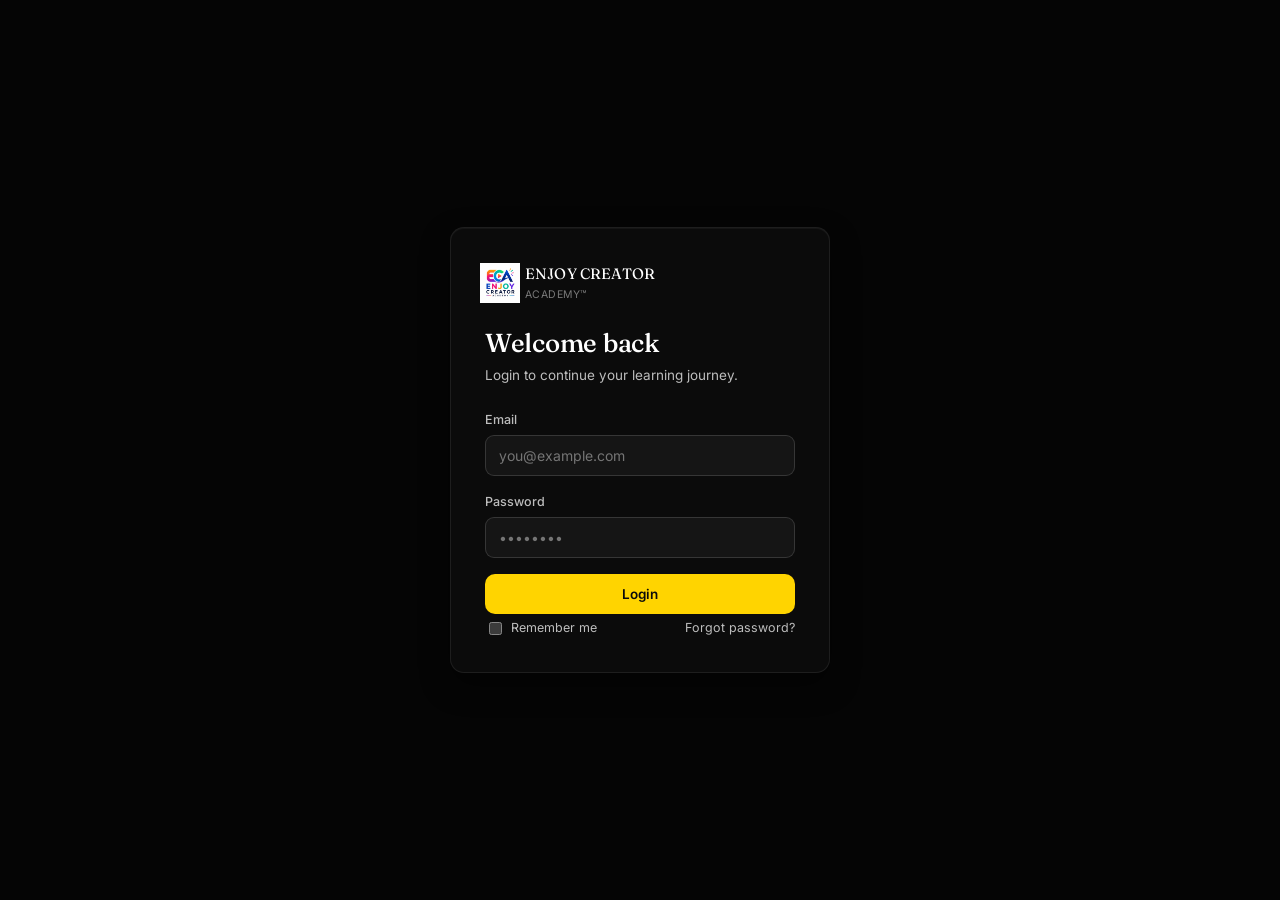
<file: admin/students.html>
<!DOCTYPE html>
<html lang="en">
<head>
<meta charset="UTF-8" />
<meta name="viewport" content="width=device-width, initial-scale=1.0" />
<title>Students — Admin — Enjoy Creator Academy™</title>
<meta name="robots" content="noindex" />
<link rel="stylesheet" href="../assets/css/style.css" />
</head>
<body>

<div class="eca-shell">
  <div id="ecaSidebarMount"></div>
  <div class="eca-main">
    <div class="eca-topbar">
      <div style="display:flex;align-items:center;">
        <button class="eca-mobile-toggle" id="ecaMobileToggle">☰</button>
        <div><h1 id="ecaPageTitle">Students</h1><div class="sub" id="studentCountSub"></div></div>
      </div>
      <div class="eca-user-chip" id="ecaUserChip"></div>
    </div>

    <div class="eca-content">
      <div class="toolbar">
        <div class="search-input"><input id="searchInput" placeholder="Search students…" /></div>
        <button class="btn btn-primary" id="addStudentBtn">+ Add Student</button>
      </div>

      <div class="card table-wrap">
        <table class="table">
          <thead><tr><th>Student</th><th>Courses</th><th>Progress</th><th>Status</th><th>Last Login</th><th></th></tr></thead>
          <tbody id="studentsBody"></tbody>
        </table>
      </div>
    </div>
  </div>
</div>

<div class="modal-overlay" id="studentModal" hidden>
  <div class="modal" style="max-width:520px;">
    <h3 id="studentModalTitle">Add Student</h3>
    <form id="studentForm">
      <input type="hidden" id="studentId" />
      <div class="field-row">
        <div class="field"><label>Full Name</label><input id="studentName" required /></div>
        <div class="field"><label>Email</label><input id="studentEmail" type="email" required /></div>
      </div>
      <div class="field"><label>Temporary Password</label><input id="studentPassword" required /></div>
      <div class="field">
        <label>Course Access</label>
        <div id="courseAccessList" style="display:flex; flex-direction:column; gap:8px; margin-top:2px;"></div>
      </div>
      <div class="modal-actions">
        <button type="button" class="btn btn-ghost" id="studentCancelBtn">Cancel</button>
        <button type="submit" class="btn btn-primary">Save Student</button>
      </div>
    </form>
  </div>
</div>

<script src="../assets/js/db.js"></script>
<script src="../assets/js/auth.js"></script>
<script src="../assets/js/ui.js"></script>
<script>
  const admin = ECA.Auth.guardAdmin();
  if (admin) {
    ECA.UI.renderShell({ role: "admin", active: "students.html", user: admin, title: "Students" });

    let searchTerm = "";

    function render() {
      const db = ECA.load();
      let students = db.users.filter((u) => u.role === "student");
      if (searchTerm) {
        const t = searchTerm.toLowerCase();
        students = students.filter((s) => s.name.toLowerCase().includes(t) || s.email.toLowerCase().includes(t));
      }
      document.getElementById("studentCountSub").textContent = `${db.users.filter(u=>u.role==="student").length} students total`;

      const tbody = document.getElementById("studentsBody");
      if (students.length === 0) {
        tbody.innerHTML = `<tr><td colspan="6"><div class="empty-state"><h3>No students found</h3><p>Try a different search, or add your first student.</p></div></td></tr>`;
        return;
      }
      tbody.innerHTML = students
        .map((s) => {
          const courses = ECA.coursesForUser(db, s.id);
          const avgPct = courses.length
            ? Math.round(courses.reduce((sum, c) => sum + ECA.courseProgressPct(db, s.id, c.id), 0) / courses.length)
            : 0;
          const lastLogin = s.last_login ? new Date(s.last_login).toLocaleDateString() : "Never";
          return `
          <tr>
            <td>
              <div style="display:flex; align-items:center; gap:10px;">
                <span class="avatar" style="width:30px;height:30px;border-radius:50%;background:var(--bg-3);display:flex;align-items:center;justify-content:center;font-size:11px;font-weight:600;color:var(--gold);border:1px solid var(--line-strong);">${ECA.UI.initials(s.name)}</span>
                <div><div style="font-weight:500;">${ECA.UI.esc(s.name)}</div><div style="font-size:12px;color:var(--ink-faint);">${ECA.UI.esc(s.email)}</div></div>
              </div>
            </td>
            <td>${courses.length ? courses.map((c) => `<span class="badge" style="margin:2px 4px 2px 0;">${ECA.UI.esc(c.title)}</span>`).join("") : '<span style="color:var(--ink-faint); font-size:12.5px;">None assigned</span>'}</td>
            <td>
              <div style="display:flex; align-items:center; gap:8px; min-width:100px;">
                <div class="progress-track" style="flex:1;"><div class="progress-fill" style="width:${avgPct}%;"></div></div>
                <span style="font-size:12px; color:var(--ink-dim);">${avgPct}%</span>
              </div>
            </td>
            <td><span class="badge ${s.status === "active" ? "badge-published" : ""}">${s.status}</span></td>
            <td style="color:var(--ink-faint); font-size:12.5px;">${lastLogin}</td>
            <td style="text-align:right; white-space:nowrap;">
              <button class="btn btn-ghost btn-small" data-edit="${s.id}">Edit</button>
              <button class="btn btn-ghost btn-small" data-toggle-status="${s.id}">${s.status === "active" ? "Disable" : "Activate"}</button>
              <button class="btn btn-danger btn-small" data-del="${s.id}">Delete</button>
            </td>
          </tr>`;
        })
        .join("");

      tbody.querySelectorAll("[data-edit]").forEach((b) => b.addEventListener("click", () => openModal(b.dataset.edit)));
      tbody.querySelectorAll("[data-del]").forEach((b) => b.addEventListener("click", () => deleteStudent(b.dataset.del)));
      tbody.querySelectorAll("[data-toggle-status]").forEach((b) => b.addEventListener("click", () => toggleStatus(b.dataset.toggleStatus)));
    }

    function toggleStatus(id) {
      const db = ECA.load();
      const s = db.users.find((u) => u.id === id);
      const goingTo = s.status === "active" ? "disabled" : "active";
      ECA.UI.confirmModal({
        title: goingTo === "disabled" ? "Disable this student?" : "Restore this student?",
        body: goingTo === "disabled"
          ? `${s.name} will immediately lose the ability to log in. Their access assignments and progress are kept and restored if you reactivate them.`
          : `${s.name} will be able to log in again immediately.`,
        confirmLabel: goingTo === "disabled" ? "Disable" : "Activate",
        danger: goingTo === "disabled",
        onConfirm: () => {
          const fresh = ECA.load();
          fresh.users.find((u) => u.id === id).status = goingTo;
          ECA.save(fresh);
          ECA.UI.toast(goingTo === "disabled" ? "Student disabled." : "Student restored.");
          render();
        },
      });
    }

    function deleteStudent(id) {
      const db = ECA.load();
      const s = db.users.find((u) => u.id === id);
      ECA.UI.confirmModal({
        title: "Delete student?",
        body: `This permanently removes ${s.name}'s account, course access, and progress history. This cannot be undone.`,
        confirmLabel: "Delete Student",
        danger: true,
        onConfirm: () => {
          const fresh = ECA.load();
          fresh.users = fresh.users.filter((u) => u.id !== id);
          fresh.course_access = fresh.course_access.filter((a) => a.user_id !== id);
          fresh.video_progress = fresh.video_progress.filter((p) => p.user_id !== id);
          ECA.save(fresh);
          ECA.UI.toast("Student deleted.");
          render();
        },
      });
    }

    function openModal(id) {
      const db = ECA.load();
      const s = id ? db.users.find((u) => u.id === id) : null;
      document.getElementById("studentModalTitle").textContent = s ? "Edit Student" : "Add Student";
      document.getElementById("studentId").value = s ? s.id : "";
      document.getElementById("studentName").value = s ? s.name : "";
      document.getElementById("studentEmail").value = s ? s.email : "";
      document.getElementById("studentPassword").value = s ? s.password : "";

      const myAccess = s ? db.course_access.filter((a) => a.user_id === s.id).map((a) => a.course_id) : [];
      const list = document.getElementById("courseAccessList");
      list.innerHTML = db.courses
        .map((c) => `
          <label style="display:flex; align-items:center; gap:8px; font-size:13.5px; color:var(--ink-dim);">
            <input type="checkbox" value="${c.id}" ${myAccess.includes(c.id) ? "checked" : ""} style="width:auto;" />
            ${ECA.UI.esc(c.title)}
          </label>`)
        .join("");

      document.getElementById("studentModal").hidden = false;
    }
    function closeModal() { document.getElementById("studentModal").hidden = true; }

    document.getElementById("addStudentBtn").addEventListener("click", () => openModal(null));
    document.getElementById("studentCancelBtn").addEventListener("click", closeModal);

    document.getElementById("studentForm").addEventListener("submit", function (e) {
      e.preventDefault();
      const db = ECA.load();
      const id = document.getElementById("studentId").value;
      const name = document.getElementById("studentName").value.trim();
      const email = document.getElementById("studentEmail").value.trim();
      const password = document.getElementById("studentPassword").value;
      if (!name || !email || !password) { ECA.UI.toast("Name, email, and password are required.", "error"); return; }

      const dupe = db.users.find((u) => u.email.toLowerCase() === email.toLowerCase() && u.id !== id);
      if (dupe) { ECA.UI.toast("A user with that email already exists.", "error"); return; }

      let userId = id;
      if (id) {
        const u = db.users.find((x) => x.id === id);
        Object.assign(u, { name, email, password });
      } else {
        userId = ECA.uid("user");
        db.users.push({ id: userId, name, email, password, role: "student", status: "active", avatar: "", created_at: ECA.nowISO(), last_login: null });
      }

      const checked = [...document.querySelectorAll("#courseAccessList input:checked")].map((cb) => cb.value);
      db.course_access = db.course_access.filter((a) => a.user_id !== userId);
      checked.forEach((courseId) => db.course_access.push({ id: ECA.uid("acc"), user_id: userId, course_id: courseId, granted_at: ECA.nowISO() }));

      ECA.save(db);
      closeModal();
      ECA.UI.toast(id ? "Student updated." : "Student added successfully.");
      render();
    });

    document.getElementById("searchInput").addEventListener("input", (e) => { searchTerm = e.target.value; render(); });

    render();
  }
</script>
</body>
</html>
</file>
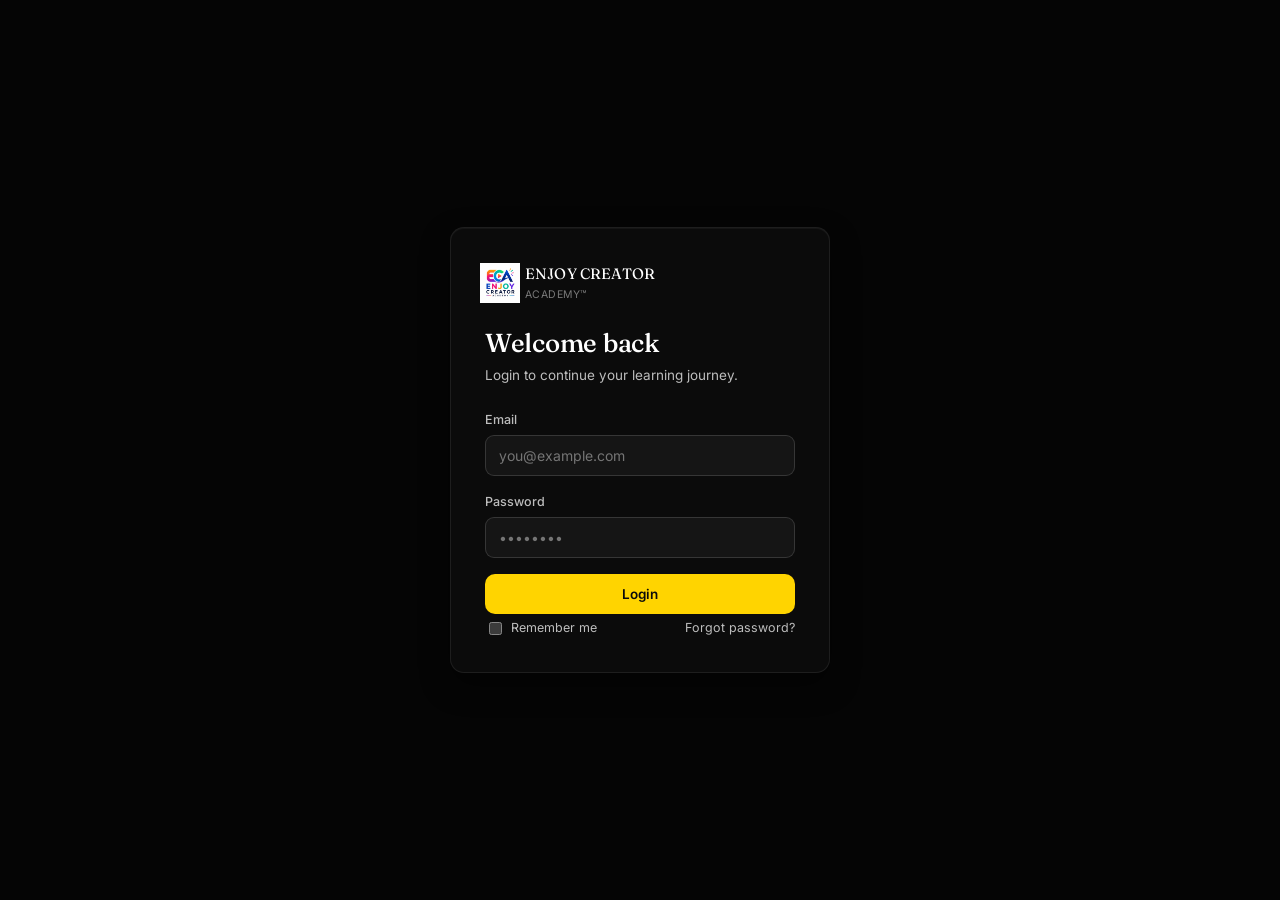
<file: admin/videos.html>
<!DOCTYPE html>
<html lang="en">
<head>
<meta charset="UTF-8" />
<meta name="viewport" content="width=device-width, initial-scale=1.0" />
<title>Video Library — Admin — Enjoy Creator Academy™</title>
<meta name="robots" content="noindex" />
<link rel="stylesheet" href="../assets/css/style.css" />
</head>
<body>

<div class="eca-shell">
  <div id="ecaSidebarMount"></div>
  <div class="eca-main">
    <div class="eca-topbar">
      <div style="display:flex;align-items:center;">
        <button class="eca-mobile-toggle" id="ecaMobileToggle">☰</button>
        <div><h1 id="ecaPageTitle">Video Library</h1><div class="sub" id="vidCountSub"></div></div>
      </div>
      <div class="eca-user-chip" id="ecaUserChip"></div>
    </div>

    <div class="eca-content">
      <div class="toolbar">
        <div class="filters">
          <div class="search-input"><input id="searchInput" placeholder="Search videos…" /></div>
          <select id="courseFilter"></select>
          <select id="moduleFilter"></select>
          <select id="statusFilter">
            <option value="">All statuses</option>
            <option value="published">Published</option>
            <option value="draft">Draft</option>
          </select>
        </div>
        <button class="btn btn-primary" id="addVideoBtn">+ Add Video</button>
      </div>

      <div class="card table-wrap">
        <table class="table">
          <thead><tr><th></th><th>Video</th><th>Course</th><th>Module</th><th>Duration</th><th>Status</th><th></th></tr></thead>
          <tbody id="videosBody"></tbody>
        </table>
      </div>
      <p style="font-size:12px; margin-top:10px;" id="resultCount"></p>
    </div>
  </div>
</div>

<div class="modal-overlay" id="videoModal" hidden>
  <div class="modal" style="max-width:540px;">
    <h3 id="videoModalTitle">Add New Video</h3>
    <form id="videoForm">
      <input type="hidden" id="videoId" />
      <div class="field"><label>Video Title</label><input id="videoTitle" required /></div>
      <div class="field"><label>Video Description</label><textarea id="videoDesc"></textarea></div>
      <div class="field-row">
        <div class="field">
          <label>Course</label>
          <select id="videoCourse" required></select>
        </div>
        <div class="field">
          <label>Module</label>
          <select id="videoModule" required></select>
        </div>
      </div>
      <div class="field"><label>Video URL / ID</label><input id="videoUrl" placeholder="https://player.vimeo.com/video/…" required /></div>
      <div class="field-row">
        <div class="field"><label>Duration (minutes)</label><input id="videoDuration" type="number" min="1" required /></div>
        <div class="field"><label>Lesson Number</label><input id="videoLesson" type="number" min="1" required /></div>
      </div>
      <div class="field">
        <label>Status</label>
        <select id="videoStatus"><option value="published">Published</option><option value="draft">Draft</option></select>
      </div>
      <div class="modal-actions">
        <button type="button" class="btn btn-ghost" id="videoCancelBtn">Cancel</button>
        <button type="submit" class="btn btn-primary">Save Video</button>
      </div>
    </form>
  </div>
</div>

<script src="../assets/js/db.js"></script>
<script src="../assets/js/auth.js"></script>
<script src="../assets/js/ui.js"></script>
<script>
  const user = ECA.Auth.guardAdmin();
  if (user) {
    ECA.UI.renderShell({ role: "admin", active: "videos.html", user, title: "Video Library" });

    const params = new URLSearchParams(window.location.search);
    let filters = {
      search: "",
      course: params.get("course") || "",
      module: params.get("module") || "",
      status: "",
    };

    function populateFilterSelects() {
      const db = ECA.load();
      const courseSel = document.getElementById("courseFilter");
      courseSel.innerHTML = `<option value="">All courses</option>` + db.courses.map((c) => `<option value="${c.id}">${ECA.UI.esc(c.title)}</option>`).join("");
      courseSel.value = filters.course;
      refreshModuleFilterOptions();
    }

    function refreshModuleFilterOptions() {
      const db = ECA.load();
      const moduleSel = document.getElementById("moduleFilter");
      const mods = filters.course ? ECA.modulesForCourse(db, filters.course) : db.modules;
      moduleSel.innerHTML = `<option value="">All modules</option>` + mods.map((m) => `<option value="${m.id}">${ECA.UI.esc(m.title)}</option>`).join("");
      moduleSel.value = filters.module;
    }

    function render() {
      const db = ECA.load();
      let videos = db.videos.slice();
      if (filters.course) videos = videos.filter((v) => v.course_id === filters.course);
      if (filters.module) videos = videos.filter((v) => v.module_id === filters.module);
      if (filters.status) videos = videos.filter((v) => v.status === filters.status);
      if (filters.search) {
        const term = filters.search.toLowerCase();
        videos = videos.filter((v) => v.title.toLowerCase().includes(term));
      }
      videos.sort((a, b) => a.order - b.order);

      document.getElementById("vidCountSub").textContent = `${db.videos.length} total videos across ${db.courses.length} courses`;
      document.getElementById("resultCount").textContent = `Showing ${videos.length} of ${db.videos.length} videos`;

      const tbody = document.getElementById("videosBody");
      if (videos.length === 0) {
        tbody.innerHTML = `<tr><td colspan="7"><div class="empty-state"><h3>No videos found</h3><p>Try clearing filters, or add a new video.</p></div></td></tr>`;
        return;
      }
      tbody.innerHTML = videos
        .map((v) => {
          const course = db.courses.find((c) => c.id === v.course_id);
          const mod = db.modules.find((m) => m.id === v.module_id);
          return `
          <tr class="drag-row" draggable="true" data-id="${v.id}">
            <td><span class="drag-handle">⠿</span></td>
            <td><strong>Lesson ${v.lesson_number}</strong> — ${ECA.UI.esc(v.title)}</td>
            <td>${ECA.UI.esc(course ? course.title : "—")}</td>
            <td>${ECA.UI.esc(mod ? mod.title : "—")}</td>
            <td>${ECA.fmtDuration(v.duration_seconds)}</td>
            <td><span class="badge ${v.status === "published" ? "badge-published" : "badge-draft"}">${v.status}</span></td>
            <td style="text-align:right; white-space:nowrap;">
              <button class="btn btn-ghost btn-small" data-dup="${v.id}">Duplicate</button>
              <button class="btn btn-ghost btn-small" data-edit="${v.id}">Edit</button>
              <button class="btn btn-danger btn-small" data-del="${v.id}">Delete</button>
            </td>
          </tr>`;
        })
        .join("");

      tbody.querySelectorAll("[data-edit]").forEach((b) => b.addEventListener("click", () => openModal(b.dataset.edit)));
      tbody.querySelectorAll("[data-del]").forEach((b) => b.addEventListener("click", () => deleteVideo(b.dataset.del)));
      tbody.querySelectorAll("[data-dup]").forEach((b) => b.addEventListener("click", () => duplicateVideo(b.dataset.dup)));
      enableDragReorder(tbody);
    }

    function enableDragReorder(tbody) {
      let dragEl = null;
      tbody.querySelectorAll("tr[draggable]").forEach((row) => {
        row.addEventListener("dragstart", () => { dragEl = row; row.classList.add("dragging"); });
        row.addEventListener("dragend", () => { row.classList.remove("dragging"); persistOrder(tbody); });
        row.addEventListener("dragover", (e) => {
          e.preventDefault();
          const after = getRowAfter(tbody, e.clientY);
          if (!dragEl) return;
          if (after == null) tbody.appendChild(dragEl);
          else tbody.insertBefore(dragEl, after);
        });
      });
    }
    function getRowAfter(container, y) {
      const rows = [...container.querySelectorAll("tr[draggable]:not(.dragging)")];
      return rows.reduce((closest, row) => {
        const box = row.getBoundingClientRect();
        const offset = y - box.top - box.height / 2;
        if (offset < 0 && offset > closest.offset) return { offset, element: row };
        return closest;
      }, { offset: Number.NEGATIVE_INFINITY, element: null }).element;
    }
    function persistOrder(tbody) {
      // Reordering is meaningful within a single module — only persist
      // when a module filter narrows the list to one module's videos.
      if (!filters.module) {
        ECA.UI.toast("Tip: filter to a single module to reorder its lessons.", "error");
        render();
        return;
      }
      const db = ECA.load();
      const ids = [...tbody.querySelectorAll("tr[draggable]")].map((r) => r.dataset.id);
      ids.forEach((id, i) => {
        const v = db.videos.find((x) => x.id === id);
        if (v) { v.order = i + 1; v.lesson_number = i + 1; }
      });
      ECA.save(db);
      ECA.UI.toast("Lesson order updated.");
      render();
    }

    function populateCourseModuleSelectsInForm(selectedCourseId, selectedModuleId) {
      const db = ECA.load();
      const courseSel = document.getElementById("videoCourse");
      courseSel.innerHTML = db.courses.map((c) => `<option value="${c.id}">${ECA.UI.esc(c.title)}</option>`).join("");
      const cId = selectedCourseId || filters.course || db.courses[0].id;
      courseSel.value = cId;

      function refreshModules() {
        const moduleSel = document.getElementById("videoModule");
        const mods = ECA.modulesForCourse(db, courseSel.value);
        moduleSel.innerHTML = mods.map((m) => `<option value="${m.id}">${ECA.UI.esc(m.title)}</option>`).join("");
        if (selectedModuleId) moduleSel.value = selectedModuleId;
      }
      courseSel.onchange = refreshModules;
      refreshModules();
    }

    function openModal(id) {
      const db = ECA.load();
      const v = id ? db.videos.find((x) => x.id === id) : null;
      document.getElementById("videoModalTitle").textContent = v ? "Edit Video" : "Add New Video";
      document.getElementById("videoId").value = v ? v.id : "";
      document.getElementById("videoTitle").value = v ? v.title : "";
      document.getElementById("videoDesc").value = v ? v.description : "";
      document.getElementById("videoUrl").value = v ? v.video_url : "";
      document.getElementById("videoDuration").value = v ? Math.round(v.duration_seconds / 60) : "";
      document.getElementById("videoLesson").value = v ? v.lesson_number : "";
      document.getElementById("videoStatus").value = v ? v.status : "draft";
      populateCourseModuleSelectsInForm(v ? v.course_id : null, v ? v.module_id : null);
      document.getElementById("videoModal").hidden = false;
    }
    function closeModal() { document.getElementById("videoModal").hidden = true; }

    function deleteVideo(id) {
      const db = ECA.load();
      const v = db.videos.find((x) => x.id === id);
      ECA.UI.confirmModal({
        title: "Delete this video?",
        body: `Are you sure you want to permanently delete "${v.title}"? Student progress for this lesson will also be removed.`,
        confirmLabel: "Delete Video",
        danger: true,
        onConfirm: () => {
          const fresh = ECA.load();
          fresh.videos = fresh.videos.filter((x) => x.id !== id);
          fresh.video_progress = fresh.video_progress.filter((p) => p.video_id !== id);
          ECA.save(fresh);
          ECA.UI.toast("Video deleted.");
          render();
        },
      });
    }

    function duplicateVideo(id) {
      const db = ECA.load();
      const v = db.videos.find((x) => x.id === id);
      const siblingCount = db.videos.filter((x) => x.module_id === v.module_id).length;
      const copy = Object.assign({}, v, {
        id: ECA.uid("vid"),
        title: v.title + " (Copy)",
        lesson_number: siblingCount + 1,
        order: siblingCount + 1,
        status: "draft",
        created_at: ECA.nowISO(),
      });
      db.videos.push(copy);
      ECA.save(db);
      ECA.UI.toast("Video duplicated as a draft.");
      render();
    }

    document.getElementById("addVideoBtn").addEventListener("click", () => openModal(null));
    document.getElementById("videoCancelBtn").addEventListener("click", closeModal);

    document.getElementById("videoForm").addEventListener("submit", function (e) {
      e.preventDefault();
      const db = ECA.load();
      const id = document.getElementById("videoId").value;
      const moduleId = document.getElementById("videoModule").value;
      const courseId = document.getElementById("videoCourse").value;
      const data = {
        title: document.getElementById("videoTitle").value.trim(),
        description: document.getElementById("videoDesc").value.trim(),
        video_url: document.getElementById("videoUrl").value.trim(),
        duration_seconds: Math.max(1, parseInt(document.getElementById("videoDuration").value, 10) || 1) * 60,
        lesson_number: Math.max(1, parseInt(document.getElementById("videoLesson").value, 10) || 1),
        status: document.getElementById("videoStatus").value,
        course_id: courseId,
        module_id: moduleId,
      };
      if (!data.title || !data.video_url) { ECA.UI.toast("Title and video URL are required.", "error"); return; }

      if (id) {
        Object.assign(db.videos.find((x) => x.id === id), data);
      } else {
        const count = db.videos.filter((v) => v.module_id === moduleId).length;
        db.videos.push({ id: ECA.uid("vid"), thumbnail: "", order: count + 1, created_at: ECA.nowISO(), ...data });
      }
      ECA.save(db);
      closeModal();
      ECA.UI.toast(id ? "Video updated." : "Video added successfully.");
      render();
    });

    document.getElementById("searchInput").addEventListener("input", (e) => { filters.search = e.target.value; render(); });
    document.getElementById("courseFilter").addEventListener("change", (e) => { filters.course = e.target.value; filters.module = ""; refreshModuleFilterOptions(); render(); });
    document.getElementById("moduleFilter").addEventListener("change", (e) => { filters.module = e.target.value; render(); });
    document.getElementById("statusFilter").addEventListener("change", (e) => { filters.status = e.target.value; render(); });

    populateFilterSelects();
    render();
  }
</script>
</body>
</html>
</file>
<file: assets/css/style.css>
/* ============================================================
   ENJOY CREATOR ACADEMY — design system
   Palette pinned by brief: black/near-black surfaces, white type,
   a single yellow/gold accent used sparingly as a signal of
   progress and action — never as background decoration.
   ============================================================ */

@import url("https://fonts.googleapis.com/css2?family=Fraunces:opsz,wght@9..144,400;9..144,500;9..144,600&family=Inter:wght@400;500;600;700&display=swap");

:root {
  --bg-0: #050505;
  --bg-1: #0b0b0b;
  --bg-2: #151515;
  --bg-3: #1d1d1d;
  --line: rgba(255, 255, 255, 0.08);
  --line-strong: rgba(255, 255, 255, 0.14);
  --ink: #ffffff;
  --ink-dim: #bdbdbd;
  --ink-faint: #7a7a7a;
  --gold: #ffd400;
  --gold-soft: #ffe45c;
  --green: #35d07f;
  --red: #ff5c5c;

  --font-display: "Fraunces", Georgia, serif;
  --font-ui: "Inter", -apple-system, BlinkMacSystemFont, "Segoe UI", sans-serif;

  --radius-s: 8px;
  --radius-m: 14px;
  --radius-l: 22px;
  --shadow-card: 0 1px 0 rgba(255, 255, 255, 0.04) inset, 0 12px 30px rgba(0, 0, 0, 0.45);
}

* { box-sizing: border-box; }

html { color-scheme: dark; }

body {
  margin: 0;
  background: var(--bg-0);
  color: var(--ink);
  font-family: var(--font-ui);
  font-size: 15px;
  line-height: 1.55;
  -webkit-font-smoothing: antialiased;
}

h1, h2, h3, h4 { font-family: var(--font-display); font-weight: 500; margin: 0; letter-spacing: -0.01em; }
h1 { font-size: clamp(28px, 4vw, 44px); line-height: 1.08; }
h2 { font-size: 26px; line-height: 1.15; }
h3 { font-size: 19px; line-height: 1.3; }
p { margin: 0; color: var(--ink-dim); }
a { color: inherit; text-decoration: none; }

::selection { background: var(--gold); color: #0b0b0b; }

button, input, select, textarea { font-family: var(--font-ui); font-size: 14px; color: var(--ink); }

@media (prefers-reduced-motion: reduce) {
  *, *::before, *::after { animation-duration: 0.001ms !important; transition-duration: 0.001ms !important; }
}

/* ---------- layout shells ---------- */

.eca-shell { display: flex; min-height: 100vh; }

.eca-sidebar {
  width: 244px;
  flex-shrink: 0;
  background: var(--bg-1);
  border-right: 1px solid var(--line);
  padding: 22px 14px;
  display: flex;
  flex-direction: column;
  gap: 4px;
  position: sticky;
  top: 0;
  height: 100vh;
}

.eca-brand {
  display: flex;
  align-items: center;
  gap: 10px;
  padding: 8px 10px 22px;
}
.eca-brand .mark {
  width: 30px; height: 30px; border-radius: 9px;
  background: var(--gold);
  display: flex; align-items: center; justify-content: center;
  font-family: var(--font-display); font-weight: 600; color: #0b0b0b; font-size: 15px;
}
.eca-brand .word { font-family: var(--font-display); font-size: 15px; letter-spacing: 0.01em; }
.eca-brand .word small { display: block; font-family: var(--font-ui); font-size: 10.5px; color: var(--ink-faint); letter-spacing: 0.04em; margin-top: 1px; }

.eca-nav { display: flex; flex-direction: column; gap: 2px; flex: 1; }
.eca-nav a {
  display: flex; align-items: center; gap: 10px;
  padding: 9px 12px; border-radius: var(--radius-s);
  color: var(--ink-dim); font-size: 13.5px; font-weight: 500;
  border: 1px solid transparent;
}
.eca-nav a:hover { color: var(--ink); background: var(--bg-2); }
.eca-nav a.active { color: var(--ink); background: var(--bg-2); border-color: var(--line-strong); }
.eca-nav a.active::before { content: ""; width: 4px; height: 4px; border-radius: 50%; background: var(--gold); margin-right: 2px; }
.eca-nav .divider { height: 1px; background: var(--line); margin: 10px 4px; }

.eca-nav-foot { padding-top: 10px; border-top: 1px solid var(--line); }

.eca-main { flex: 1; min-width: 0; }

.eca-topbar {
  display: flex; align-items: center; justify-content: space-between;
  padding: 18px 32px; border-bottom: 1px solid var(--line);
  background: linear-gradient(180deg, var(--bg-1), var(--bg-0));
  position: sticky; top: 0; z-index: 20;
}
.eca-topbar h1 { font-size: 20px; }
.eca-topbar .sub { font-size: 12.5px; color: var(--ink-faint); margin-top: 2px; }

.eca-content { padding: 28px 32px 60px; max-width: 1160px; }

.eca-user-chip {
  display: flex; align-items: center; gap: 10px;
  padding: 6px 8px; border-radius: 999px; border: 1px solid var(--line);
  cursor: pointer; background: var(--bg-2);
}
.eca-user-chip .avatar {
  width: 28px; height: 28px; border-radius: 50%;
  background: var(--bg-3); display: flex; align-items: center; justify-content: center;
  font-size: 12px; font-weight: 600; color: var(--gold);
  border: 1px solid var(--line-strong);
}
.eca-user-chip .name { font-size: 13px; }
.eca-user-chip .role { font-size: 10.5px; color: var(--ink-faint); }

/* ---------- primitives ---------- */

.card {
  background: var(--bg-1);
  border: 1px solid var(--line);
  border-radius: var(--radius-m);
  box-shadow: var(--shadow-card);
}

.btn {
  display: inline-flex; align-items: center; justify-content: center; gap: 8px;
  padding: 11px 18px; border-radius: 10px; border: 1px solid transparent;
  font-weight: 600; font-size: 13.5px; cursor: pointer;
  transition: transform 0.12s ease, background 0.12s ease, border-color 0.12s ease;
}
.btn:active { transform: scale(0.98); }
.btn-primary { background: var(--gold); color: #0b0b0b; }
.btn-primary:hover { background: var(--gold-soft); }
.btn-ghost { background: transparent; border-color: var(--line-strong); color: var(--ink); }
.btn-ghost:hover { background: var(--bg-2); }
.btn-danger { background: transparent; border-color: rgba(255, 92, 92, 0.4); color: var(--red); }
.btn-danger:hover { background: rgba(255, 92, 92, 0.08); }
.btn-small { padding: 7px 13px; font-size: 12.5px; }
.btn-block { width: 100%; }
.btn:disabled { opacity: 0.5; cursor: not-allowed; }

.field { display: flex; flex-direction: column; gap: 6px; margin-bottom: 16px; }
.field label { font-size: 12.5px; color: var(--ink-dim); font-weight: 500; }
.field input, .field select, .field textarea {
  background: var(--bg-2); border: 1px solid var(--line-strong); border-radius: 9px;
  padding: 11px 13px; outline: none;
}
.field input:focus, .field select:focus, .field textarea:focus { border-color: var(--gold); }
.field textarea { resize: vertical; min-height: 80px; }
.field-row { display: flex; gap: 12px; }
.field-row .field { flex: 1; }

.badge {
  display: inline-flex; align-items: center; gap: 5px;
  font-size: 11px; font-weight: 600; padding: 3px 9px; border-radius: 999px;
  border: 1px solid var(--line-strong); color: var(--ink-dim);
}
.badge-published { color: var(--green); border-color: rgba(53, 208, 127, 0.35); background: rgba(53, 208, 127, 0.08); }
.badge-draft { color: var(--ink-faint); }
.badge-gold { color: var(--gold); border-color: rgba(255, 212, 0, 0.35); background: rgba(255, 212, 0, 0.08); }

.progress-track { height: 6px; border-radius: 999px; background: var(--bg-3); overflow: hidden; }
.progress-fill { height: 100%; background: var(--gold); border-radius: 999px; transition: width 0.4s ease; }

.table { width: 100%; border-collapse: collapse; }
.table th { text-align: left; font-size: 11.5px; text-transform: uppercase; letter-spacing: 0.04em; color: var(--ink-faint); font-weight: 600; padding: 10px 14px; border-bottom: 1px solid var(--line); }
.table td { padding: 13px 14px; border-bottom: 1px solid var(--line); font-size: 13.5px; vertical-align: middle; }
.table tr:hover td { background: rgba(255, 255, 255, 0.015); }
.table-wrap { overflow-x: auto; }

.empty-state { text-align: center; padding: 60px 24px; color: var(--ink-faint); }
.empty-state h3 { color: var(--ink-dim); margin-bottom: 6px; }

.modal-overlay {
  position: fixed; inset: 0; background: rgba(0, 0, 0, 0.6);
  display: flex; align-items: center; justify-content: center; z-index: 100;
  padding: 20px;
}
.modal-overlay[hidden] { display: none; }
.modal {
  background: var(--bg-1); border: 1px solid var(--line-strong); border-radius: var(--radius-m);
  width: 100%; max-width: 480px; padding: 26px; box-shadow: 0 30px 80px rgba(0, 0, 0, 0.6);
}
.modal h3 { margin-bottom: 6px; }
.modal .modal-body { color: var(--ink-dim); font-size: 13.5px; margin: 12px 0 20px; }
.modal-actions { display: flex; gap: 10px; justify-content: flex-end; }

.toast-stack { position: fixed; bottom: 22px; right: 22px; display: flex; flex-direction: column; gap: 8px; z-index: 200; }
.toast {
  background: var(--bg-2); border: 1px solid var(--line-strong); border-radius: 10px;
  padding: 12px 16px; font-size: 13px; box-shadow: 0 10px 30px rgba(0,0,0,.5);
  animation: toast-in 0.18s ease;
}
.toast.error { border-color: rgba(255,92,92,.4); }
@keyframes toast-in { from { opacity: 0; transform: translateY(6px); } to { opacity: 1; transform: translateY(0); } }

.grid-cards { display: grid; grid-template-columns: repeat(auto-fill, minmax(280px, 1fr)); gap: 16px; }

.stat-card { padding: 20px; }
.stat-card .num { font-family: var(--font-display); font-size: 32px; }
.stat-card .label { font-size: 12.5px; color: var(--ink-faint); margin-top: 4px; }

.skeleton { background: linear-gradient(90deg, var(--bg-2) 25%, var(--bg-3) 37%, var(--bg-2) 63%); background-size: 400% 100%; animation: shimmer 1.4s ease infinite; border-radius: 8px; }
@keyframes shimmer { 0% { background-position: 100% 0; } 100% { background-position: 0 0; } }

.eca-mobile-toggle { display: none; }

@media (max-width: 880px) {
  .eca-sidebar { position: fixed; left: -260px; top: 0; z-index: 60; transition: left 0.2s ease; box-shadow: 20px 0 60px rgba(0,0,0,.5); }
  .eca-sidebar.open { left: 0; }
  .eca-mobile-toggle {
    display: inline-flex; align-items: center; justify-content: center;
    width: 36px; height: 36px; border-radius: 9px; border: 1px solid var(--line-strong);
    background: var(--bg-2); cursor: pointer; margin-right: 10px;
  }
  .eca-topbar { padding: 14px 16px; }
  .eca-content { padding: 18px 16px 90px; }
  .eca-user-chip .name, .eca-user-chip .role { display: none; }
  .field-row { flex-direction: column; gap: 0; }
}

/* ---------- public site ---------- */

.pub-header {
  display: flex; align-items: center; justify-content: space-between;
  padding: 20px clamp(20px, 5vw, 60px); border-bottom: 1px solid var(--line);
}
.pub-hero { padding: clamp(50px, 10vw, 110px) clamp(20px, 5vw, 60px) 60px; max-width: 1200px; margin: 0 auto; }
.pub-hero .eyebrow { color: var(--gold); font-size: 13px; font-weight: 600; margin-bottom: 14px; display: block; }
.pub-hero h1 { max-width: 720px; }
.pub-hero .lede { max-width: 560px; margin-top: 18px; font-size: 16.5px; }
.pub-hero .ctas { display: flex; gap: 12px; margin-top: 30px; flex-wrap: wrap; }
.pub-section { padding: 50px clamp(20px, 5vw, 60px); max-width: 1200px; margin: 0 auto; }
.pub-footer { padding: 34px clamp(20px, 5vw, 60px); border-top: 1px solid var(--line); display: flex; justify-content: space-between; flex-wrap: wrap; gap: 14px; color: var(--ink-faint); font-size: 12.5px; }

.benefit-row { display: grid; grid-template-columns: repeat(auto-fit, minmax(220px, 1fr)); gap: 18px; margin-top: 26px; }
.benefit { padding: 22px; }
.benefit h3 { margin-bottom: 8px; }
.benefit p { font-size: 13.5px; }

.course-preview-card { overflow: hidden; }
.course-preview-card .thumb {
  height: 150px; background: linear-gradient(135deg, #1d1a06, #0b0b0b);
  display: flex; align-items: center; justify-content: center; color: var(--gold); font-family: var(--font-display); font-size: 22px;
  border-bottom: 1px solid var(--line);
}
.course-preview-card .body { padding: 18px; }
.course-preview-card .meta { font-size: 12px; color: var(--ink-faint); margin-top: 10px; }

/* ---------- login ---------- */

.login-wrap { min-height: 100vh; display: flex; align-items: center; justify-content: center; padding: 20px; }
.login-card { width: 100%; max-width: 380px; padding: 34px; }
.login-card .eca-brand { padding: 0 0 26px; }
.login-card h2 { margin-bottom: 6px; }
.login-card .sub { font-size: 13.5px; margin-bottom: 24px; }
.login-foot { display: flex; justify-content: space-between; align-items: center; font-size: 12.5px; margin-top: 4px; }
.login-error { background: rgba(255,92,92,.08); border: 1px solid rgba(255,92,92,.3); color: #ff8a8a; padding: 10px 13px; border-radius: 9px; font-size: 13px; margin-bottom: 16px; }
.demo-creds { margin-top: 22px; padding: 14px; border-radius: 10px; background: var(--bg-2); border: 1px solid var(--line); font-size: 12px; color: var(--ink-faint); }
.demo-creds b { color: var(--ink-dim); }

/* ---------- course curriculum ---------- */

.module-block { border-bottom: 1px solid var(--line); }
.module-block:last-child { border-bottom: none; }
.module-head {
  display: flex; align-items: center; justify-content: space-between;
  padding: 15px 18px; cursor: pointer; gap: 12px;
}
.module-head .title { display: flex; flex-direction: column; gap: 2px; }
.module-head .title .m-num { font-size: 11px; color: var(--ink-faint); letter-spacing: 0.03em; }
.module-head .title .m-name { font-size: 14.5px; font-weight: 600; }
.module-head .chev { color: var(--ink-faint); transition: transform 0.15s ease; }
.module-block.open .chev { transform: rotate(90deg); }
.module-progress-mini { font-size: 11.5px; color: var(--ink-faint); }

.lesson-list { display: none; padding: 0 10px 10px; }
.module-block.open .lesson-list { display: block; }
.lesson-row {
  display: flex; align-items: center; gap: 12px;
  padding: 10px 10px; border-radius: 9px; font-size: 13.5px; color: var(--ink-dim);
}
.lesson-row:hover { background: var(--bg-2); }
.lesson-row.current { background: var(--bg-2); color: var(--ink); border: 1px solid var(--line-strong); }
.lesson-row .icon { width: 18px; text-align: center; flex-shrink: 0; }
.lesson-row .icon.done { color: var(--green); }
.lesson-row .icon.locked { color: var(--ink-faint); }
.lesson-row .icon.current-dot { color: var(--gold); }
.lesson-row .dur { margin-left: auto; font-size: 11.5px; color: var(--ink-faint); }

/* ---------- video player page ---------- */

.player-shell { display: flex; gap: 22px; align-items: flex-start; }
.player-main { flex: 1; min-width: 0; }
.player-frame { aspect-ratio: 16/9; background: #000; border-radius: var(--radius-m); overflow: hidden; border: 1px solid var(--line); }
.player-frame iframe { width: 100%; height: 100%; border: 0; }
.player-info { padding: 20px 2px; }
.player-info .module-tag { font-size: 12px; color: var(--gold); font-weight: 600; margin-bottom: 8px; }
.player-info h2 { margin-bottom: 10px; }
.player-nav { display: flex; justify-content: space-between; align-items: center; margin-top: 22px; gap: 10px; flex-wrap: wrap; }
.curriculum-side { width: 320px; flex-shrink: 0; max-height: calc(100vh - 100px); overflow-y: auto; position: sticky; top: 90px; }

@media (max-width: 980px) {
  .player-shell { flex-direction: column; }
  .curriculum-side { width: 100%; position: static; max-height: none; }
}

/* ---------- misc ---------- */

.pill-tabs { display: flex; gap: 6px; margin-bottom: 20px; flex-wrap: wrap; }
.pill-tabs button {
  padding: 8px 14px; border-radius: 999px; border: 1px solid var(--line-strong);
  background: transparent; color: var(--ink-dim); font-size: 13px; cursor: pointer; font-weight: 500;
}
.pill-tabs button.active { background: var(--gold); color: #0b0b0b; border-color: var(--gold); }

.toolbar { display: flex; gap: 10px; align-items: center; margin-bottom: 18px; flex-wrap: wrap; justify-content: space-between; }
.toolbar .filters { display: flex; gap: 8px; flex-wrap: wrap; }
.search-input { position: relative; }
.search-input input { padding-left: 34px; min-width: 220px; }
.search-input::before { content: "⌕"; position: absolute; left: 12px; top: 50%; transform: translateY(-50%); color: var(--ink-faint); }

.drag-handle { cursor: grab; color: var(--ink-faint); padding: 4px; }
.drag-row.dragging { opacity: 0.4; }
.drag-row { cursor: default; }

.section-head { display: flex; justify-content: space-between; align-items: center; margin-bottom: 16px; }
.section-head h2 { font-size: 20px; }

.kicker { font-size: 12px; color: var(--ink-faint); margin-bottom: 4px; }
</file>
